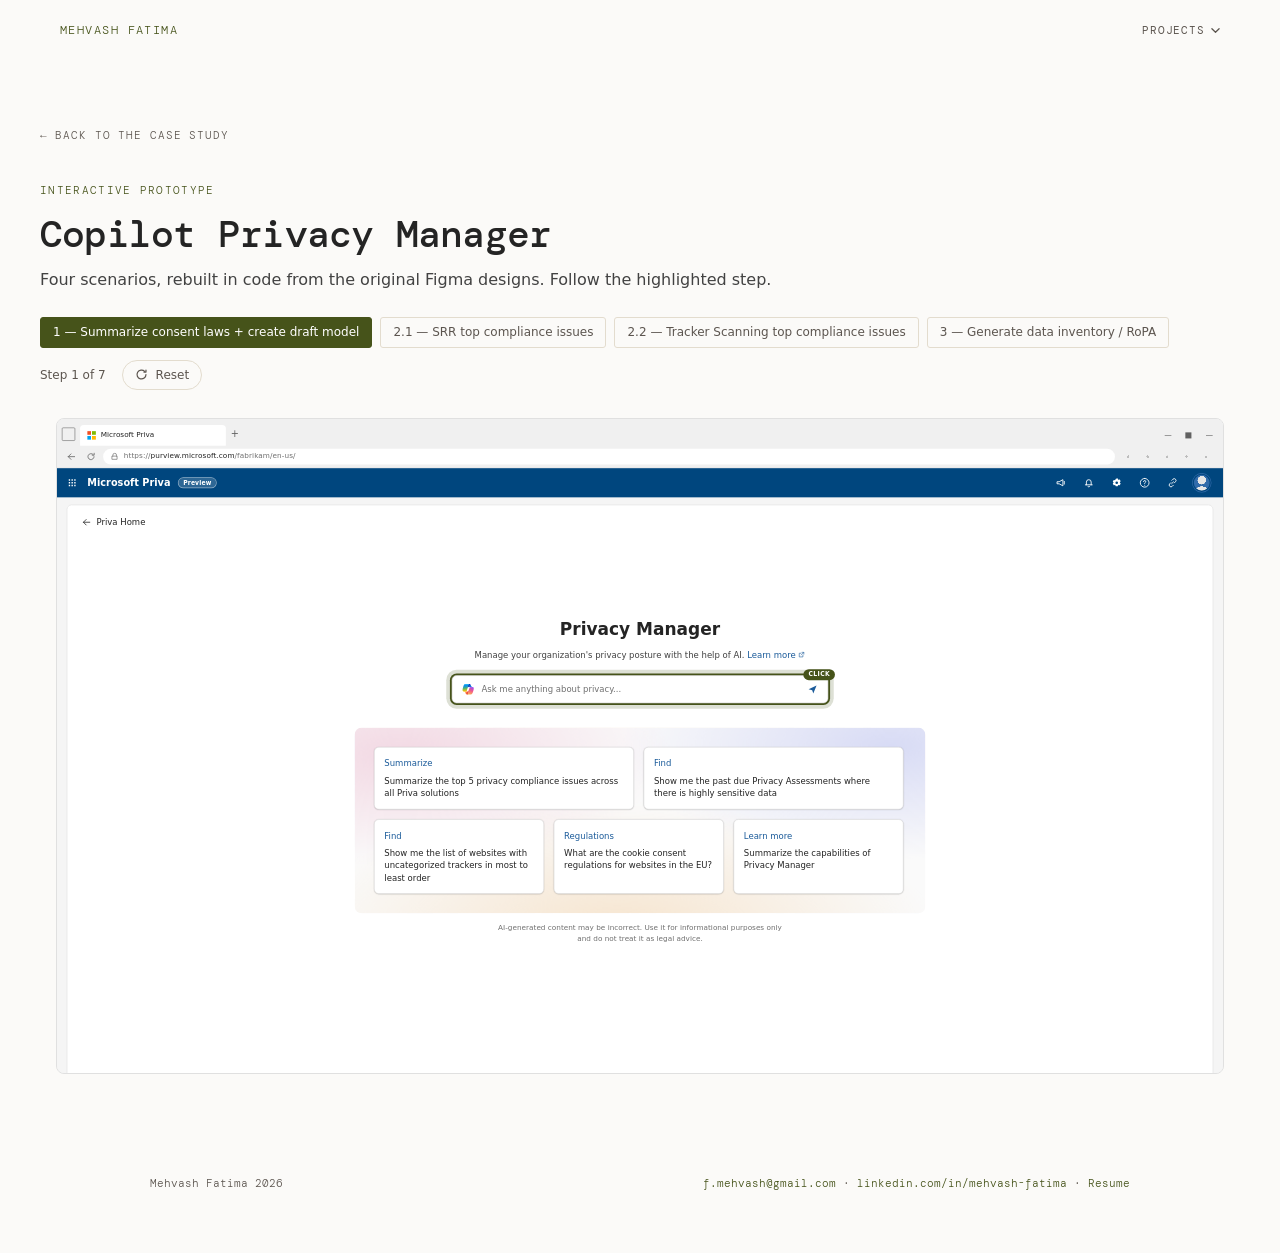
<file: prototype-copilot.html>
<!DOCTYPE html>
<html lang="en">
<head>
<meta charset="UTF-8">
<meta name="viewport" content="width=device-width, initial-scale=1.0">
<title>Copilot Privacy Manager — Interactive prototype · Mehvash Fatima</title>
<link rel="preconnect" href="https://fonts.googleapis.com">
<link href="https://fonts.googleapis.com/css2?family=DM+Mono:wght@400;500&family=DM+Sans:wght@300;400;500&display=swap" rel="stylesheet">
<style>
  /* Typography here differs from the rest of the site in two deliberate ways.
     The page title sets in DM Mono rather than the hand face the case studies
     use, so Reenie Beanie is not loaded at all. And everything inside #pp-root
     stays on the product's own type (--pp-font, Segoe UI): the prototype
     reproduces Microsoft Priva's UI and has to match the Figma frames. The
     line between page and prototype is the viewport element, not the
     stylesheet.

     Site chrome only. Everything inside #pp-root is styled by
     assets/prototype/prototype.css; the rules below are the nav, footer,
     skip link and page frame copied from case-study-02-copilot.html so this
     page sits inside the same site. */
  *, *::before, *::after { box-sizing: border-box; margin: 0; padding: 0; }

  :root {
    --bg:        #FBFAF8;
    --surface:   #F5F1EA;
    --border:    #E3DCCE;
    --card:      #FFFFFF;
    --ink:       #3A3A3A;
    --muted:     #5C554F;
    --accent:    #46531A;
    --highlight: #294905;
    --tag-bg:    #F3F9E3;
    --tag-border: #B6C684;
    --sans:      'DM Sans', sans-serif;
    --mono:      'DM Mono', monospace;
  }

  body {
    background: var(--bg);
    color: var(--ink);
    font-family: var(--sans);
    font-weight: 300;
    line-height: 1.7;
    -webkit-font-smoothing: antialiased;
  }

  /* ── NAV ──
     Scoped to `body > nav`, not bare `nav`: the prototype shell renders its
     own <nav class="pp-toc"> inside the canvas, and a bare element selector
     here would make it position:fixed. Same reason for `body > footer`. */
  body > nav {
    position: fixed;
    top: 0; left: 0; right: 0;
    z-index: 100;
    background: rgba(251,250,248,0.92);
    backdrop-filter: blur(12px);
    padding: 0 60px;
    height: 60px;
    display: flex;
    align-items: center;
    justify-content: space-between;
  }

  .nav-name {
    font-family: var(--mono);
    font-size: 12px;
    letter-spacing: 0.12em;
    color: var(--accent);
    text-transform: uppercase;
    text-decoration: none;
  }

  .nav-links {
    display: flex;
    align-items: center;
    gap: 32px;
    list-style: none;
  }

  .nav-links > a {
    font-family: var(--mono);
    font-size: 11px;
    color: var(--muted);
    text-decoration: none;
    letter-spacing: 0.08em;
    text-transform: uppercase;
    transition: color 0.2s;
  }

  .nav-links > a:hover { color: var(--ink); }

  /* ── NAV DROPDOWN ── */
  .nav-dropdown { position: relative; }

  .nav-dropdown-trigger {
    display: flex;
    align-items: center;
    gap: 6px;
    background: none;
    border: none;
    cursor: pointer;
    font-family: var(--mono);
    font-size: 11px;
    color: var(--muted);
    letter-spacing: 0.08em;
    text-transform: uppercase;
    transition: color 0.2s;
    padding: 0;
  }

  .nav-dropdown-trigger:hover,
  .nav-dropdown.open .nav-dropdown-trigger { color: var(--ink); }

  .nav-dropdown-trigger svg {
    width: 9px;
    height: 9px;
    transition: transform 0.2s ease;
  }

  .nav-dropdown.open .nav-dropdown-trigger svg { transform: rotate(180deg); }

  .nav-dropdown-menu {
    position: absolute;
    top: calc(100% + 18px);
    right: 0;
    background: var(--surface);
    border: 1px solid var(--border);
    border-radius: 4px;
    min-width: 280px;
    padding: 8px;
    opacity: 0;
    visibility: hidden;
    transform: translateY(-6px);
    transition: opacity 0.18s ease, transform 0.18s ease, visibility 0.18s;
    box-shadow: 0 16px 40px rgba(60,50,35,0.14);
  }

  .nav-dropdown.open .nav-dropdown-menu {
    opacity: 1;
    visibility: visible;
    transform: translateY(0);
  }

  @media (max-width: 860px) {
    .nav-dropdown-menu {
      position: fixed;
      top: 76px;
      left: 20px;
      right: 20px;
      min-width: 0;
      width: auto;
    }
  }

  .nav-dropdown-menu a {
    display: flex;
    align-items: flex-start;
    gap: 10px;
    padding: 10px 12px;
    border-radius: 3px;
    text-decoration: none;
    transition: background 0.15s;
  }

  .nav-dropdown-menu a:hover { background: var(--tag-bg); }

  .nav-dropdown-menu .proj-num {
    font-family: var(--mono);
    font-size: 10px;
    color: var(--accent);
    letter-spacing: 0.1em;
    flex-shrink: 0;
    padding-top: 2px;
  }

  .nav-dropdown-menu .proj-content {
    display: block;
    flex: 1;
    min-width: 0;
  }

  .nav-dropdown-menu .proj-title {
    display: block;
    font-family: var(--sans);
    font-size: 13px;
    color: var(--ink);
    line-height: 1.4;
  }

  .nav-dropdown-menu .proj-meta {
    display: block;
    font-family: var(--mono);
    font-size: 10px;
    color: var(--muted);
    margin-top: 3px;
  }

  /* Marks the one project that has a clickable prototype behind it. A dot
     rather than a ring: the prototype's gold spotlight is the loud version of
     this and belongs on the case study's own call-to-action, not repeated in
     every nav menu. Not a nested link — the row is already an <a>, and an <a>
     inside an <a> is invalid; the case study carries the actual link. */
  .nav-dropdown-menu .proj-flag {
    /* `flex` keeps it on its own line; `fit-content` stops the highlight
       stretching the full width of the row and reading as a banner. Radius
       2px is the site's chip radius, from .tag. */
    display: flex;
    width: fit-content;
    align-items: center;
    gap: 6px;
    margin-top: 6px;
    padding: 3px 7px;
    background: var(--tag-bg);
    border: 1px solid var(--tag-border);
    border-radius: 2px;
    font-family: var(--mono);
    font-size: 10px;
    letter-spacing: 0.06em;
    color: var(--highlight);
  }

  .nav-dropdown-menu .proj-flag::before {
    content: '';
    flex: none;
    width: 5px;
    height: 5px;
    border-radius: 50%;
    background: var(--highlight);
  }

  /* ── PAGE FRAME ── */
  .pp-shell {
    max-width: 1400px;
    margin: 0 auto;
    padding: 120px 40px 40px;
  }

  /* Below the prototype's own breakpoint the canvas reflows at its natural
     size instead of being scaled, so every pixel of page padding comes
     straight off the width it has to lay out in. 40px a side was taking an
     eighth of a 390px phone. */
  @media (max-width: 767px) {
    .pp-shell { padding: 88px 12px 32px; }
    body > nav { padding: 0 16px; }
    /* 14px tall as drawn. The same trigger is on all four case-study pages
       and is undersized there too — fixed here because this is the page
       under test; the others want the same change. */
    .nav-dropdown-trigger { min-height: 44px; }
    body > footer { padding: 40px 16px; flex-direction: column; gap: 12px; align-items: flex-start; }
  }

  /* The intro block. These override prototype.css, which styles .pp-intro as
     page furniture — everything inside #pp-root is untouched.

     The back link and the eyebrow were running together 8px apart; the link is
     a separate navigational thing from the page's own label, so it gets real
     space. */
  .pp-intro {
    margin-top: 34px;
  }

  /* Matched to .cs-eyebrow on the case studies, so both pages label
     themselves the same way. */
  .pp-intro .pp-eyebrow {
    font-family: var(--mono);
    font-size: 11px;
    letter-spacing: 0.12em;
    color: var(--accent);
    text-transform: uppercase;
    margin-bottom: 12px;
  }

  .pp-intro h1 {
    font-family: var(--mono);
    font-size: clamp(28px, 3vw, 40px);
    font-weight: 500;
    line-height: 1.15;
    letter-spacing: -0.02em;
    margin-bottom: 10px;
  }

  .pp-backlink {
    font-family: var(--mono);
    font-size: 11px;
    letter-spacing: 0.08em;
    text-transform: uppercase;
    color: var(--muted);
    text-decoration: none;
  }

  .pp-backlink:hover { color: var(--ink); }

  /* ── FOOTER ── */
  body > footer {
    max-width: 1100px;
    margin: 0 auto;
    padding: 60px;
    display: flex;
    justify-content: space-between;
    align-items: center;
  }

  body > footer p {
    font-family: var(--mono);
    font-size: 11px;
    color: var(--muted);
  }

  body > footer a {
    color: var(--accent);
    text-decoration: none;
  }

  .sr-only {
    position: absolute;
    width: 1px;
    height: 1px;
    margin: -1px;
    padding: 0;
    overflow: hidden;
    clip-path: inset(50%);
    white-space: nowrap;
    border: 0;
  }

  /* ── SKIP LINK ── */
  .skip-link {
    position: absolute;
    left: 12px;
    top: -64px;
    z-index: 200;
    background: var(--accent);
    color: var(--bg);
    font-family: var(--mono);
    font-size: 12px;
    letter-spacing: 0.08em;
    text-transform: uppercase;
    text-decoration: none;
    padding: 10px 16px;
    border-radius: 3px;
    transition: top 0.15s ease;
  }

  .skip-link:focus { top: 12px; }

  a:focus-visible,
  button:focus-visible,
  [tabindex]:focus-visible {
    outline: 2px solid var(--highlight);
    outline-offset: 3px;
  }

  #main:focus { outline: none; }
</style>
<link rel="stylesheet" href="assets/prototype/prototype.css">
</head>
<body>

<a class="skip-link" href="#main">Skip to content</a>

<nav aria-label="Main">
  <a href="index.html" class="nav-name">Mehvash Fatima</a>
  <div class="nav-links">
    <div class="nav-dropdown">
      <button class="nav-dropdown-trigger" type="button">
        Projects
        <svg viewBox="0 0 10 6" fill="none" xmlns="http://www.w3.org/2000/svg"><path d="M1 1L5 5L9 1" stroke="currentColor" stroke-width="1.4" stroke-linecap="round" stroke-linejoin="round"/></svg>
      </button>
      <div class="nav-dropdown-menu">
        <a href="case-study-01-dspm.html">
          <span class="proj-num">01</span>
          <span class="proj-content">
            <span class="proj-title">Purview DSPM &amp; AI Observability</span>
            <span class="proj-meta">2024 – Present · Data Security Posture Management</span>
          </span>
        </a>
        <a href="case-study-02-copilot.html">
          <span class="proj-num">02</span>
          <span class="proj-content">
            <span class="proj-title">AI-Powered Privacy Manager</span>
            <span class="proj-meta">2023 – 2024 · Copilot Integration · IAPP Demo</span>
            <span class="proj-flag">Interactive prototype</span>
          </span>
        </a>
        <a href="case-study-03-priva.html">
          <span class="proj-num">03</span>
          <span class="proj-content">
            <span class="proj-title">Microsoft Priva – Privacy Management</span>
            <span class="proj-meta">2020 – 2024 · 5 Products · Microsoft Priva</span>
          </span>
        </a>
        <a href="case-study-04-babylon.html">
          <span class="proj-num">04</span>
          <span class="proj-content">
            <span class="proj-title">Project Babylon — Azure Purview</span>
            <span class="proj-meta">2019 – 2021 · Platform Foundation · Purview Launch</span>
          </span>
        </a>
      </div>
    </div>
  </div>
</nav>

<main id="main" tabindex="-1">
  <div class="pp-shell">
    <a class="pp-backlink" href="case-study-02-copilot.html">&larr; Back to the case study</a>

    <header class="pp-intro">
      <p class="pp-eyebrow">Interactive prototype</p>
      <h1>Copilot Privacy Manager</h1>
      <p class="pp-lede">Four scenarios, rebuilt in code from the original Figma designs. Follow the highlighted step.</p>
    </header>

    <div class="pp-controls">
      <div class="pp-tabs" role="tablist" aria-label="Scenarios"></div>
      <p class="pp-step" id="pp-step" aria-live="polite" aria-atomic="true"></p>
      <button type="button" id="pp-reset" class="pp-reset">
        <svg viewBox="0 0 16 16" fill="none" aria-hidden="true" focusable="false">
          <path d="M13.5 8a5.5 5.5 0 1 1-1.61-3.89" stroke="currentColor" stroke-width="1.5" stroke-linecap="round"/>
          <path d="M13.5 2.5V5H11" stroke="currentColor" stroke-width="1.5" stroke-linecap="round" stroke-linejoin="round"/>
        </svg>
        Reset
      </button>
    </div>

    <!-- mount.js owns #pp-root and replaces its children on every draw, so
         the completion card has to be its SIBLING, not its child. .pp-stage
         exists only to give the two a shared positioning box. -->
    <div class="pp-stage">
      <div id="pp-root" class="pp-viewport"></div>

      <!-- The completion card, laid over the finished frame. mount.js fills
           the copy, picks which onward control to show, and toggles
           `hidden`. `role="status"` rather than `role="dialog"`: nothing
           behind it is still interactive at this point, so trapping focus
           would cost more than it buys. -->
      <div id="pp-complete" class="pp-complete" role="status" hidden>
        <div class="pp-complete-card">
          <p class="pp-complete-eyebrow">
            <svg viewBox="0 0 16 16" fill="none" aria-hidden="true" focusable="false">
              <circle cx="8" cy="8" r="7" stroke="currentColor" stroke-width="1.4"/>
              <path d="M5 8.2 7.1 10.3 11 5.9" stroke="currentColor" stroke-width="1.6" stroke-linecap="round" stroke-linejoin="round"/>
            </svg>
            Task complete
          </p>
          <h2 class="pp-complete-title" id="pp-complete-title"></h2>
          <p class="pp-complete-summary" id="pp-complete-summary"></p>
          <div class="pp-complete-actions">
            <button type="button" id="pp-complete-next" class="pp-complete-primary"></button>
            <a id="pp-complete-exit" class="pp-complete-primary" href="case-study-02-copilot.html" hidden>Back to the case study</a>
            <button type="button" id="pp-complete-close" class="pp-complete-secondary">Close</button>
          </div>
        </div>
      </div>
    </div>

    <!-- The scroll cue. Fixed to the window, so it sits outside the viewport
         and outside the page frame. -->
    <div id="pp-scroll-cue" class="pp-scroll-cue" data-direction="down" aria-hidden="true" hidden>
      <span class="pp-scroll-cue-chip">
        <svg viewBox="0 0 12 14" fill="none" aria-hidden="true" focusable="false">
          <path d="M6 1v11M1.6 7.8 6 12.2l4.4-4.4" stroke="currentColor" stroke-width="1.5" stroke-linecap="round" stroke-linejoin="round"/>
        </svg>
        <span id="pp-scroll-cue-label">Scroll down to the next step</span>
      </span>
    </div>
  </div>
</main>

<footer>
  <p>Mehvash Fatima 2026</p>
  <p><a href="mailto:f.mehvash@gmail.com">f.mehvash@gmail.com</a> · <a href="https://www.linkedin.com/in/mehvash-fatima/">linkedin.com/in/mehvash-fatima</a> · <a href="mehvashfatima-resume.pdf" target="_blank" rel="noopener">Resume<span class="sr-only"> (PDF, opens in a new tab)</span></a></p>
</footer>

<script src="assets/site.js"></script>
<script type="module">
  import { mount } from './assets/prototype/mount.js';
  mount(document.getElementById('pp-root'));
</script>

</body>
</html>
</file>
<file: assets/prototype/prototype.css>
/* =====================================================================
   Copilot Privacy Manager prototype — desktop stylesheet.

   Every colour, radius and type size below is taken from the Figma
   source (file TlIT2Cy6DqGvN9kiODC9dz) via the design-context dumps
   behind docs/superpowers/notes/figma-scenario-1.md. The Fluent token
   name each value carries in that file is noted beside it so a later
   session can trace it back.

   Nothing below this token block uses a colour literal.
   Desktop only — the mobile reflow is a later task.
   ===================================================================== */

:root {
  /* --- Surfaces -------------------------------------------------- */
  --pp-bg:            #f5f5f5;   /* NeutralBackground3 — behind the page card */
  --pp-surface:       #ffffff;   /* NeutralBackground1 — page + card fill     */
  --pp-surface-alt:   #fafafa;   /* NeutralBackground2 — chat pane, toc rail  */
  --pp-surface-sunk:  #f0f0f0;   /* NeutralBackground4 — browser chrome       */
  --pp-surface-sel:   #e6e6e6;   /* NeutralBackground2.Selected               */

  /* --- Ink ------------------------------------------------------- */
  --pp-ink:           #242424;   /* NeutralForeground1 */
  --pp-ink-2:         #424242;   /* NeutralForeground2 */
  --pp-ink-3:         #616161;   /* NeutralForeground3 */
  --pp-ink-4:         #707070;   /* NeutralForeground4 */

  /* --- Strokes --------------------------------------------------- */
  --pp-border:        #d1d1d1;   /* NeutralStroke1 */
  --pp-border-subtle: #e0e0e0;   /* NeutralStroke2 */
  --pp-border-strong: #bdbdbd;

  /* --- Brand ----------------------------------------------------- */
  --pp-accent:        #004e8c;   /* primary button fill in the Figma buttons  */
  --pp-accent-hover:  #316baa;   /* BrandBackground.Rest / NeutralFg2.BrandHover */
  --pp-link:          #1b5b9a;   /* BrandForegroundLink / BrandForeground2    */
  --pp-brand-bg:      #ebf3fc;   /* BrandBackground2 */
  --pp-brand-bg-2:    #e3effd;   /* BrandBackground2.Rest — email preview */
  --pp-brand-stroke:  #b4d6fa;   /* BrandStroke2     */
  --pp-header:        #00467e;   /* Global.Color.RoyalBlue.Shade10 — suite bar */

  /* --- Microsoft brand mark (the four favicon squares) ----------- */
  --pp-ms-red:        #f25022;
  --pp-ms-green:      #80ba01;
  --pp-ms-blue:       #02a4ef;
  --pp-ms-yellow:     #ffb902;

  /* --- Status ---------------------------------------------------- */
  --pp-success:       #0e700e;   /* SuccessForeground1 — Approved         */
  --pp-success-bg:    #edf6ed;
  --pp-danger:        #bc2f32;   /* required-field asterisk; Failed / N/A */
  /* In progress / Active / Reopened / Completed reuse --pp-accent-hover
     and Not started reuses --pp-ink-4: read off the Fluent status SVGs in
     scenario 2.1's frames, where both already matched existing tokens. */

  /* --- Chart wedges (scenario 2.1 Frame 1:67165's uncategorized-tracker
         pie). Four flat fills, straight off the four slice SVGs. -------- */
  --pp-chart-1:       #637cef;
  --pp-chart-2:       #e3008c;
  --pp-chart-3:       #2aa0a4;
  --pp-chart-4:       #9373c0;

  /* --- Scenario 2.2's Teams output card (Frame 1:67457). Fluent
         status/generic/cornflower/background/2/rest, straight off the
         card's fill. ------------------------------------------------- */
  --pp-cornflower-bg: #c8d1fa;

  /* --- The AI affordance ----------------------------------------
     The Copilot-suggested field fill, verbatim from the Figma:
     a cyan→indigo wash at 10% over white.                          */
  --pp-ai:            linear-gradient(145deg, rgba(58, 192, 223, 0.1) 0%, rgba(114, 121, 248, 0.1) 100%);
  --pp-ai-solid:      #7279f8;
  --pp-ai-stroke:     var(--pp-brand-stroke);

  /* --- The portfolio's own palette -------------------------------
     Straight from the :root block in the case-study pages. Every piece
     of furniture OUTSIDE the canvas — tabs, step counter, reset, the
     scroll cue, the completion card — is drawn from these and never
     from the --pp-* product tokens above. That line is the whole point:
     Microsoft's blue means "this is the product", so anything the
     portfolio says for itself has to be unmistakably not blue.

     The two type faces are loaded by prototype-copilot.html, which is
     the only page that links this stylesheet. */
  --pp-site-accent:   #46531a;   /* --accent    */
  --pp-site-deep:     #294905;   /* --highlight */
  --pp-site-bg:       #fbfaf8;   /* --bg        */
  --pp-site-surface:  #f5f1ea;   /* --surface   */
  --pp-site-card:     #ffffff;   /* --card      */
  --pp-site-border:   #e3dcce;   /* --border    */
  --pp-site-ink:      #3a3a3a;   /* --ink       */
  --pp-site-muted:    #5c554f;   /* --muted     */
  --pp-site-tint:     rgba(70, 83, 26, 0.09);  /* .proj-flag's wash */
  --pp-site-scrim:    rgba(251, 250, 248, 0.6);
  --pp-site-shadow:   0 18px 40px rgba(58, 48, 26, 0.16), 0 2px 6px rgba(58, 48, 26, 0.08);
  --pp-site-radius:   3px;       /* the site's card/skip-link radius */
  --pp-site-sans:     'DM Sans', sans-serif;
  --pp-site-mono:     'DM Mono', monospace;

  /* --- Guidance layer (this prototype's own, not Microsoft's) ----
     The "click here" ring is the portfolio's accent, so it reads as the
     case study speaking, never as product chrome.                  */
  --pp-spot:          var(--pp-site-accent);
  --pp-spot-glow:     rgba(70, 83, 26, 0.18);
  --pp-spot-ink:      #ffffff;

  /* --- Washes and overlays --------------------------------------
     The two ends of the Copilot gradient as opaque stops (the progress
     bar), the decorative "Bento" wash behind the home suggestion cards,
     and the two neutral overlays.                                    */
  --pp-ai-from:       rgb(58, 192, 223);
  --pp-ai-to:         rgb(114, 121, 248);
  --pp-bento-rose:    rgba(233, 176, 200, 0.45);
  --pp-bento-indigo:  rgba(168, 176, 238, 0.42);
  --pp-bento-amber:   rgba(240, 196, 140, 0.4);
  --pp-bento-fade:    rgba(233, 176, 200, 0);
  --pp-on-header-bg:  rgba(255, 255, 255, 0.18);
  --pp-on-header-stroke: rgba(255, 255, 255, 0.5);
  --pp-scrim:         rgba(0, 0, 0, 0.32);

  /* --- Radii ----------------------------------------------------- */
  --pp-radius-xs:     2px;
  --pp-radius-sm:     4px;   /* buttons, inputs — the Figma's button radius */
  --pp-radius-md:     6px;
  --pp-radius-lg:     8px;   /* cards, page surface */
  --pp-radius-xl:     12px;  /* dialog, bento */
  --pp-radius-pill:   999px;

  /* --- Spacing --------------------------------------------------- */
  --pp-space-1:       4px;
  --pp-space-2:       8px;
  --pp-space-3:       12px;
  --pp-space-4:       16px;
  --pp-space-5:       20px;
  --pp-space-6:       24px;
  --pp-space-7:       32px;
  --pp-space-8:       40px;
  --pp-space-9:       56px;

  /* --- Type ------------------------------------------------------ */
  --pp-font:          'Segoe UI', system-ui, -apple-system, 'Helvetica Neue', Arial, sans-serif;
  --pp-text-xs:       10px;
  --pp-text-sm:       12px;
  --pp-text-base:     14px;
  --pp-text-md:       16px;
  --pp-text-lg:       20px;
  --pp-text-xl:       28px;
  --pp-leading-tight: 1.35;
  --pp-leading:       1.45;
  --pp-leading-loose: 1.6;
  --pp-weight-regular: 400;
  --pp-weight-semibold: 600;
  --pp-weight-bold:   700;

  /* --- Elevation ------------------------------------------------- */
  --pp-shadow-card:   0 1px 2px rgba(0, 0, 0, 0.14), 0 0 2px rgba(0, 0, 0, 0.12);
  --pp-shadow-raised: 0 4px 8px rgba(0, 0, 0, 0.14), 0 0 2px rgba(0, 0, 0, 0.12);
  --pp-shadow-dialog: 0 32px 64px rgba(0, 0, 0, 0.22), 0 0 8px rgba(0, 0, 0, 0.18);

  /* --- Canvas geometry ------------------------------------------- */
  --pp-hero-top:      145px;  /* hero-to-page-card gap = 18.7% of canvas height */
  --pp-chrome-tabs:   44px;
  --pp-chrome-bar:    36px;
  --pp-suite-h:       48px;
}

/* =====================================================================
   Host page furniture (the markup the mount task puts around the canvas)
   ===================================================================== */

.pp-intro,
.pp-controls {
  font-family: var(--pp-font);
  color: var(--pp-ink);
}

.pp-eyebrow {
  font-size: var(--pp-text-sm);
  letter-spacing: 0.1em;
  text-transform: uppercase;
  color: var(--pp-ink-3);
  margin-bottom: var(--pp-space-2);
}

.pp-lede {
  color: var(--pp-ink-2);
  /* Deliberately uncapped. At 60ch this one-sentence line broke mid-sentence
     on a 1400px page for no reason — a measure limit earns its place on
     paragraphs of body copy, not on a single lede that fits. It wraps on its
     own when the viewport actually makes it necessary. */
}

.pp-controls {
  display: flex;
  align-items: center;
  gap: var(--pp-space-3);
  flex-wrap: wrap;
  margin: var(--pp-space-6) 0 var(--pp-space-4);
}

.pp-tabs {
  display: flex;
  gap: var(--pp-space-2);
  margin-right: auto;
}

/* Scenario tabs. Sized down from the body scale: there are four of them
   carrying long labels, and they are a picker rather than the thing you came
   to press.

   The selected tab used to be filled with --pp-accent, the product's royal
   blue. That put the page's own "you are here" marker in exactly the colour
   the canvas underneath uses for its primary buttons, so the picker read as
   part of the product rather than as the portfolio's chrome. It is drawn in
   the site's gold now — the same accent as the spotlight ring and the case
   study's own headings — and no blue survives above the canvas. */
.pp-tabs button {
  font: inherit;
  font-size: var(--pp-text-sm);
  padding: var(--pp-space-1) var(--pp-space-3);
  border: 1px solid var(--pp-site-border);
  border-radius: var(--pp-site-radius);
  background: var(--pp-site-bg);
  color: var(--pp-site-muted);
  cursor: pointer;
  transition: background 0.15s ease, border-color 0.15s ease, color 0.15s ease;
}

.pp-tabs button:hover {
  background: var(--pp-site-tint);
  border-color: var(--pp-site-accent);
  color: var(--pp-site-deep);
}

.pp-tabs button[aria-selected='true'] {
  background: var(--pp-site-accent);
  border-color: var(--pp-site-accent);
  color: var(--pp-site-card);
}

/* Step counter and Reset travel together on the right, reading as one
   status-and-action pair rather than as two more buttons in the row. */
.pp-controls .pp-step {
  font-size: var(--pp-text-sm);
  color: var(--pp-site-muted);
  margin: 0 var(--pp-space-1) 0 0;
}

/* Reset is shaped unlike the tabs on purpose: a pill rather than a rectangle.
   It used to be the row's one gold thing, back when the selected tab was
   blue. Now that the tab owns the gold — it is the state you are always
   looking at, where Reset is a control you reach for occasionally — Reset
   sits quiet in the site's warm neutrals and only comes up gold on hover.
   Two solid gold blocks in one short row competed. */
.pp-reset {
  display: inline-flex;
  align-items: center;
  gap: var(--pp-space-2);
  font: inherit;
  font-size: var(--pp-text-sm);
  padding: var(--pp-space-1) var(--pp-space-3);
  border: 1px solid var(--pp-site-border);
  border-radius: var(--pp-radius-pill);
  background: transparent;
  color: var(--pp-site-muted);
  cursor: pointer;
  transition: background 0.15s ease, border-color 0.15s ease, color 0.15s ease;
}

.pp-reset svg {
  width: 13px;
  height: 13px;
  flex: none;
}

.pp-reset:hover {
  background: var(--pp-site-tint);
  border-color: var(--pp-site-accent);
  color: var(--pp-site-deep);
}

/* The stage is the viewport and the completion card that overlays it. It
   exists purely as their shared positioning box — mount.js replaces every
   child of .pp-viewport on each draw, so the card cannot live inside it. */
.pp-stage { position: relative; }

.pp-viewport {
  overflow: hidden;
  background: var(--pp-bg);
  border: 1px solid var(--pp-border-subtle);
  border-radius: var(--pp-radius-lg);
  /* The canvas is a fixed 1920px box scaled by a transform. Centring it as a
     flex item puts its transform-origin (top center) on the viewport's own
     centre line, so the scaled result lands flush inside — no horizontal
     scrollbar at any window width. */
  display: flex;
  justify-content: center;
  align-items: flex-start;
}

/* =====================================================================
   The completion state.

   The scenario's last frame is terminal by design. This used to be a thin
   bar above the canvas reading "Scenario complete." — easy to miss, and it
   never said what the scenario had actually achieved, which is the whole
   point of walking it. It is a card laid over the finished frame now: it
   names the task, says in a line or two what Copilot did, and offers the
   two onward moves (dismiss and look at the frame, or go on).

   Everything here is drawn in the portfolio's palette and type — DM Mono
   over DM Sans, warm paper, gold — with not one --pp-* product token in
   sight. A visitor must never mistake this for another Microsoft dialog
   appearing on top of the last one.
   ===================================================================== */

.pp-complete {
  position: absolute;
  inset: 0;
  z-index: 20;
  display: flex;
  align-items: center;
  justify-content: center;
  padding: var(--pp-space-6);
  /* Warm paper rather than a neutral black scrim: the canvas has to recede
     behind the portfolio's own colour, not behind a product overlay. */
  background: var(--pp-site-scrim);
  /* Enough to push the frame back without erasing it — the finished screen
     is the evidence for what the card claims, so it has to stay readable. */
  backdrop-filter: blur(1.5px);
}

.pp-complete[hidden] { display: none; }

.pp-complete-card {
  width: 100%;
  max-width: 460px;
  padding: var(--pp-space-7) var(--pp-space-7) var(--pp-space-6);
  background: var(--pp-site-card);
  border: 1px solid var(--pp-site-border);
  border-radius: var(--pp-site-radius);
  box-shadow: var(--pp-site-shadow);
  color: var(--pp-site-ink);
  text-align: left;
}

@media (prefers-reduced-motion: no-preference) {
  .pp-complete-card { animation: pp-complete-in 0.32s cubic-bezier(0.22, 1, 0.36, 1) both; }
}

@keyframes pp-complete-in {
  from { opacity: 0; transform: translateY(10px); }
  to   { opacity: 1; transform: none; }
}

/* Matched to .pp-eyebrow on the page above and .cs-eyebrow on the case
   studies, so the card labels itself the way every other section does. */
.pp-complete-eyebrow {
  display: flex;
  align-items: center;
  gap: var(--pp-space-2);
  margin: 0 0 var(--pp-space-3);
  font-family: var(--pp-site-mono);
  font-size: 11px;
  letter-spacing: 0.12em;
  text-transform: uppercase;
  color: var(--pp-site-accent);
}

/* A drawn tick rather than an emoji or an icon font: one more file to load
   for six pixels of line is not worth it, and an emoji renders differently
   on every platform. */
.pp-complete-eyebrow svg {
  width: 13px;
  height: 13px;
  flex: none;
}

.pp-complete-title {
  margin: 0 0 var(--pp-space-3);
  font-family: var(--pp-site-mono);
  font-size: 21px;
  font-weight: 500;
  line-height: 1.2;
  letter-spacing: -0.01em;
  color: var(--pp-site-ink);
}

.pp-complete-summary {
  margin: 0 0 var(--pp-space-6);
  max-width: 44ch;
  font-family: var(--pp-site-sans);
  font-weight: 300;
  font-size: 14px;
  line-height: 1.7;
  color: var(--pp-site-muted);
}

.pp-complete-actions {
  display: flex;
  flex-wrap: wrap;
  align-items: center;
  gap: var(--pp-space-2);
}

.pp-complete-actions button,
.pp-complete-actions a {
  display: inline-flex;
  align-items: center;
  justify-content: center;
  padding: 9px var(--pp-space-4);
  border-radius: var(--pp-site-radius);
  font-family: var(--pp-site-mono);
  font-size: 11px;
  font-weight: 400;
  letter-spacing: 0.08em;
  text-transform: uppercase;
  text-decoration: none;
  cursor: pointer;
  transition: background 0.15s ease, border-color 0.15s ease, color 0.15s ease;
}

.pp-complete-primary {
  border: 1px solid var(--pp-site-accent);
  background: var(--pp-site-accent);
  color: var(--pp-site-card);
}

.pp-complete-primary:hover {
  background: var(--pp-site-deep);
  border-color: var(--pp-site-deep);
}

.pp-complete-secondary {
  border: 1px solid var(--pp-site-border);
  background: transparent;
  color: var(--pp-site-muted);
}

.pp-complete-secondary:hover {
  background: var(--pp-site-tint);
  border-color: var(--pp-site-accent);
  color: var(--pp-site-deep);
}

.pp-complete [hidden] { display: none; }

.pp-controls button[disabled] {
  opacity: 0.45;
  cursor: default;
}

/* =====================================================================
   Scroll cue.

   The canvas is taller than most windows, so the armed hotspot is often
   off screen and the visitor is left looking at a frame with no visible
   "Click" tag anywhere on it. When that happens a band shimmers at the
   edge of the window the step lies past, with a chip naming the way to
   scroll. mount.js decides whether it shows and which way it points; the
   whole thing is inert to the pointer so it can never eat a click meant
   for the canvas underneath.
   ===================================================================== */

.pp-scroll-cue {
  position: fixed;
  left: 0;
  right: 0;
  height: 108px;
  /* Under the site nav, which is z-index 100. */
  z-index: 90;
  display: flex;
  justify-content: center;
  pointer-events: none;
  overflow: hidden;
}

.pp-scroll-cue[hidden] { display: none; }

.pp-scroll-cue[data-direction='down'] {
  bottom: 0;
  align-items: flex-end;
  padding-bottom: 16px;
  background: linear-gradient(to top, var(--pp-site-tint), transparent 88%);
}

/* Starts below the fixed nav so the band never sits half behind it. */
.pp-scroll-cue[data-direction='up'] {
  top: 60px;
  align-items: flex-start;
  padding-top: 16px;
  background: linear-gradient(to bottom, var(--pp-site-tint), transparent 88%);
}

/* The shimmer: a soft gold light travelling across the band. Separate from
   the band's own gradient so the wash stays put when motion is reduced and
   only the movement is dropped. */
.pp-scroll-cue::before {
  content: '';
  position: absolute;
  inset: 0;
  background: linear-gradient(
    100deg,
    transparent 30%,
    rgba(70, 83, 26, 0.14) 50%,
    transparent 70%);
  background-size: 260% 100%;
  background-position: 130% 0;
}

@media (prefers-reduced-motion: no-preference) {
  .pp-scroll-cue::before { animation: pp-shimmer 2.8s linear infinite; }
}

@keyframes pp-shimmer {
  from { background-position: 130% 0; }
  to   { background-position: -130% 0; }
}

.pp-scroll-cue-chip {
  position: relative;
  display: inline-flex;
  align-items: center;
  gap: var(--pp-space-2);
  max-width: calc(100vw - 32px);
  padding: 7px 14px;
  border: 1px solid var(--pp-site-border);
  border-radius: var(--pp-radius-pill);
  background: var(--pp-site-bg);
  box-shadow: 0 4px 14px rgba(58, 48, 26, 0.1);
  font-family: var(--pp-site-mono);
  font-size: 11px;
  letter-spacing: 0.08em;
  text-transform: uppercase;
  color: var(--pp-site-deep);
  white-space: nowrap;
}

.pp-scroll-cue-chip svg {
  width: 12px;
  height: 12px;
  flex: none;
  color: var(--pp-site-accent);
}

/* One arrow asset, flipped for the upward cue. */
.pp-scroll-cue[data-direction='up'] .pp-scroll-cue-chip svg { transform: rotate(180deg); }

@media (prefers-reduced-motion: no-preference) {
  .pp-scroll-cue-chip svg { animation: pp-cue-nudge 1.6s ease-in-out infinite; }
}

@keyframes pp-cue-nudge {
  0%, 100% { transform: translateY(-1px); }
  50%      { transform: translateY(2px); }
}

/* The nudge is written as a plain transform, so the flipped arrow needs its
   own keyframes rather than inheriting one that would undo the rotation. */
@media (prefers-reduced-motion: no-preference) {
  .pp-scroll-cue[data-direction='up'] .pp-scroll-cue-chip svg {
    animation: pp-cue-nudge-up 1.6s ease-in-out infinite;
  }
}

@keyframes pp-cue-nudge-up {
  0%, 100% { transform: rotate(180deg) translateY(-1px); }
  50%      { transform: rotate(180deg) translateY(2px); }
}

/* =====================================================================
   Canvas — the design's true size; a transform scales it to fit.
   ===================================================================== */

.pp-canvas {
  flex: 0 0 auto;
  width: 1920px;
  height: 1080px;
  transform: scale(var(--pp-scale, 1));
  transform-origin: top center;
  position: relative;
  overflow: hidden;
  display: flex;
  flex-direction: column;
  background: var(--pp-bg);
  font-family: var(--pp-font);
  font-size: var(--pp-text-base);
  line-height: var(--pp-leading);
  color: var(--pp-ink);
  -webkit-font-smoothing: antialiased;
}

.pp-canvas *,
.pp-canvas *::before,
.pp-canvas *::after { box-sizing: border-box; }

/* Zero-specificity reset. Written as `.pp-canvas h2` this was (0,1,1) and
   therefore outranked every single-class rule below it, so `.pp-toc-heading
   { margin-bottom: 16px }` and six others silently computed to 0 — the
   heading sat flush against its list with no way to tell from the source
   that the rule was being ignored. `:where()` contributes nothing to
   specificity, so this behaves as a reset should: any class rule beats it,
   whatever the order. */
:where(.pp-canvas) :where(p, h1, h2, h3, ul, ol, li) { margin: 0; padding: 0; }

.pp-canvas ul,
.pp-canvas ol { list-style: none; }

/* The UA's `[hidden] { display: none }` is a bare attribute selector, so any
   class rule setting `display` beats it. `.pp-bubble-assistant` does exactly
   that — which meant `thinkFor` setting `held.hidden = true` silently failed
   and the answer stayed on screen through its own latency card. Scoped to the
   canvas and specific enough to win without !important. */
.pp-canvas [hidden] { display: none; }

.pp-glyph { flex: none; display: block; }

.pp-sr-only {
  position: absolute;
  width: 1px;
  height: 1px;
  padding: 0;
  margin: -1px;
  overflow: hidden;
  clip-path: inset(50%);
  white-space: nowrap;
  border: 0;
}

/* =====================================================================
   Browser chrome
   ===================================================================== */

.pp-browser {
  flex: none;
  background: var(--pp-surface-sunk);
  border-bottom: 1px solid var(--pp-border-subtle);
}

.pp-browser-tabs {
  height: var(--pp-chrome-tabs);
  display: flex;
  align-items: flex-end;
  gap: var(--pp-space-2);
  padding: 0 var(--pp-space-3) 0 var(--pp-space-2);
}

.pp-browser-collections {
  width: 22px;
  height: 22px;
  margin-bottom: var(--pp-space-2);
  border: 1.5px solid var(--pp-ink-4);
  border-radius: var(--pp-radius-xs);
}

.pp-browser-tab {
  display: flex;
  align-items: center;
  gap: var(--pp-space-2);
  height: 34px;
  min-width: 240px;
  padding: 0 var(--pp-space-3);
  background: var(--pp-surface);
  border-radius: var(--pp-radius-md) var(--pp-radius-md) 0 0;
}

.pp-browser-tab-title {
  font-size: var(--pp-text-sm);
  color: var(--pp-ink);
  white-space: nowrap;
}

/* Microsoft favicon — four flat squares, drawn not exported. */
.pp-favicon {
  width: 14px;
  height: 14px;
  flex: none;
  background:
    linear-gradient(to right, var(--pp-ms-red) 0 46%, transparent 46% 54%, var(--pp-ms-green) 54% 100%) top / 100% 46% no-repeat,
    linear-gradient(to right, var(--pp-ms-blue) 0 46%, transparent 46% 54%, var(--pp-ms-yellow) 54% 100%) bottom / 100% 46% no-repeat;
}

.pp-browser-newtab {
  font-size: var(--pp-text-md);
  color: var(--pp-ink-3);
  margin-bottom: var(--pp-space-2);
}

.pp-window-controls {
  margin-left: auto;
  margin-bottom: var(--pp-space-3);
  width: 92px;
  height: 10px;
  background:
    linear-gradient(var(--pp-ink-3), var(--pp-ink-3)) 8px 50% / 11px 1px no-repeat,
    linear-gradient(var(--pp-ink-3), var(--pp-ink-3)) 42px 50% / 10px 10px no-repeat,
    linear-gradient(var(--pp-ink-3), var(--pp-ink-3)) 76px 50% / 11px 1px no-repeat;
}

.pp-browser-bar {
  height: var(--pp-chrome-bar);
  display: flex;
  align-items: center;
  gap: var(--pp-space-3);
  padding: 0 var(--pp-space-4);
}

.pp-browser-nav {
  display: flex;
  align-items: center;
  gap: var(--pp-space-4);
  color: var(--pp-ink-3);
}

.pp-address {
  flex: 1;
  display: flex;
  align-items: center;
  gap: var(--pp-space-2);
  height: 26px;
  padding: 0 var(--pp-space-3);
  background: var(--pp-surface);
  border-radius: var(--pp-radius-pill);
  color: var(--pp-ink-4);
}

.pp-address-url {
  font-size: var(--pp-text-sm);
  letter-spacing: 0.01em;
}

.pp-address-dim  { color: var(--pp-ink-4); }
.pp-address-host { color: var(--pp-ink); }

.pp-browser-actions {
  width: 150px;
  height: 14px;
  background:
    radial-gradient(circle 2px at 10px 50%, var(--pp-border-strong) 99%, transparent) no-repeat,
    radial-gradient(circle 2px at 42px 50%, var(--pp-border-strong) 99%, transparent) no-repeat,
    radial-gradient(circle 2px at 74px 50%, var(--pp-border-strong) 99%, transparent) no-repeat,
    radial-gradient(circle 2px at 106px 50%, var(--pp-border-strong) 99%, transparent) no-repeat,
    radial-gradient(circle 2px at 138px 50%, var(--pp-border-strong) 99%, transparent) no-repeat;
}

/* =====================================================================
   Priva suite header
   ===================================================================== */

.pp-suite {
  flex: none;
  height: var(--pp-suite-h);
  display: flex;
  align-items: center;
  justify-content: space-between;
  padding: 0 var(--pp-space-5) 0 var(--pp-space-3);
  background: var(--pp-header);
  color: var(--pp-surface);
}

.pp-suite-left,
.pp-suite-right {
  display: flex;
  align-items: center;
  gap: var(--pp-space-3);
}

.pp-suite-right { gap: var(--pp-space-5); }

.pp-suite-title {
  font-size: var(--pp-text-md);
  font-weight: var(--pp-weight-semibold);
}

.pp-suite-icon {
  color: var(--pp-surface);
  background: none;
  border: 0;
  padding: var(--pp-space-1);
  display: flex;
}

.pp-avatar {
  width: 30px;
  height: 30px;
  border-radius: var(--pp-radius-pill);
  background: radial-gradient(circle at 50% 34%, var(--pp-surface-sel) 0 32%, transparent 33%),
              radial-gradient(ellipse 60% 44% at 50% 104%, var(--pp-surface-sel) 0 70%, transparent 71%),
              var(--pp-accent-hover);
  border: 2px solid var(--pp-header);
  box-shadow: 0 0 0 1px var(--pp-accent-hover);
}

/* =====================================================================
   Shared primitives
   ===================================================================== */

.pp-pill {
  display: inline-flex;
  align-items: center;
  height: 18px;
  padding: 0 var(--pp-space-2);
  border-radius: var(--pp-radius-pill);
  font-size: var(--pp-text-xs);
  font-weight: var(--pp-weight-semibold);
  letter-spacing: 0.02em;
}

.pp-pill-preview {
  background: var(--pp-on-header-bg);
  border: 1px solid var(--pp-on-header-stroke);
  color: inherit;
}

.pp-dialog-brand .pp-pill-preview {
  background: var(--pp-surface-sunk);
  border-color: var(--pp-border);
  color: var(--pp-ink-3);
  font-weight: var(--pp-weight-regular);
}

.pp-button {
  display: inline-flex;
  align-items: center;
  justify-content: center;
  gap: var(--pp-space-2);
  min-height: 30px;
  padding: var(--pp-space-1) var(--pp-space-3);
  border-radius: var(--pp-radius-sm);
  border: 1px solid var(--pp-border);
  background: var(--pp-surface);
  color: var(--pp-ink);
  font-family: inherit;
  font-size: var(--pp-text-base);
  font-weight: var(--pp-weight-semibold);
  line-height: var(--pp-leading-tight);
  cursor: pointer;
  white-space: nowrap;
}

.pp-button-secondary:hover { background: var(--pp-surface-sunk); }

.pp-button-primary {
  background: var(--pp-accent);
  border-color: var(--pp-accent);
  color: var(--pp-surface);
}

.pp-button-primary:hover { background: var(--pp-accent-hover); border-color: var(--pp-accent-hover); }

.pp-icon-button {
  display: inline-flex;
  align-items: center;
  justify-content: center;
  width: 26px;
  height: 26px;
  padding: 0;
  border: 0;
  border-radius: var(--pp-radius-sm);
  background: none;
  color: var(--pp-ink-3);
  cursor: default;
}

.pp-icon-button-lg { width: 32px; height: 32px; color: var(--pp-ink-2); }

.pp-link-button,
.pp-link-inline {
  display: inline-flex;
  align-items: center;
  gap: var(--pp-space-2);
  padding: 0;
  border: 0;
  background: none;
  font-family: inherit;
  font-size: var(--pp-text-base);
  color: var(--pp-link);
  cursor: default;
}

.pp-link-inline {
  gap: var(--pp-space-1);
  vertical-align: baseline;
}

.pp-backrow .pp-link-button { color: var(--pp-ink); }

/* Inert affordances: present and legible, but never armed by the flow. */
.is-inert { cursor: default; }

.pp-disclaimer {
  font-size: var(--pp-text-sm);
  line-height: var(--pp-leading);
  color: var(--pp-ink-4);
  max-width: 62ch;
}

.pp-disclaimer-tight { font-size: var(--pp-text-sm); }

.pp-paragraph + .pp-paragraph,
.pp-bullets + .pp-paragraph,
.pp-paragraph + .pp-bullets { margin-top: var(--pp-space-4); }

.pp-bullets li {
  position: relative;
  padding-left: var(--pp-space-5);
  margin-bottom: var(--pp-space-1);
}

.pp-bullets li::before {
  content: '';
  position: absolute;
  left: var(--pp-space-2);
  top: 0.65em;
  width: 4px;
  height: 4px;
  border-radius: var(--pp-radius-pill);
  background: var(--pp-ink-2);
}

.pp-copilot-mark { display: block; flex: none; }
.pp-copilot-mark-sm { width: 20px; height: 20px; }
.pp-copilot-mark-md { width: 28px; height: 28px; }

/* =====================================================================
   Stage + page surface
   ===================================================================== */

.pp-stage {
  position: relative;
  flex: 1;
  min-height: 0;
  padding: var(--pp-space-3) var(--pp-space-4) 0;
}

.pp-page {
  height: 100%;
  display: flex;
  flex-direction: column;
  background: var(--pp-surface);
  border: 1px solid var(--pp-border-subtle);
  border-radius: var(--pp-radius-lg) var(--pp-radius-lg) 0 0;
  overflow: hidden;
}

.pp-backrow {
  flex: none;
  padding: var(--pp-space-5) var(--pp-space-6) 0;
}

/* =====================================================================
   View: home
   ===================================================================== */

.pp-hero {
  flex: 1;
  display: flex;
  flex-direction: column;
  align-items: center;
  padding: var(--pp-hero-top) var(--pp-space-6) var(--pp-space-6);
}

.pp-hero-title {
  font-size: var(--pp-text-xl);
  font-weight: var(--pp-weight-semibold);
  line-height: var(--pp-leading-tight);
  color: var(--pp-ink);
}

.pp-hero-sub {
  margin-top: var(--pp-space-3);
  font-size: var(--pp-text-base);
  color: var(--pp-ink-2);
  text-align: center;
}

.pp-prompt-bar {
  display: flex;
  align-items: center;
  gap: var(--pp-space-3);
  width: 620px;
  margin-top: var(--pp-space-6);
  padding: var(--pp-space-3) var(--pp-space-4);
  background: var(--pp-surface);
  border: 1px solid var(--pp-border);
  border-radius: var(--pp-radius-lg);
  box-shadow: var(--pp-shadow-card);
  font-family: inherit;
  font-size: var(--pp-text-base);
  text-align: left;
  color: var(--pp-ink);
  cursor: pointer;
}

.pp-prompt-bar:hover { border-color: var(--pp-accent-hover); }

.pp-prompt-text {
  flex: 1;
  min-width: 0;
  overflow: hidden;
  text-overflow: ellipsis;
  white-space: nowrap;
}

.pp-prompt-text.is-placeholder { color: var(--pp-ink-4); }

.pp-prompt-bar .pp-glyph { color: var(--pp-link); }

/* The decorative "Bento" wash behind the suggestion cards. */
.pp-bento {
  display: grid;
  grid-template-columns: repeat(6, 132px);
  gap: var(--pp-space-4);
  width: 940px;
  margin-top: var(--pp-space-8);
  padding: var(--pp-space-7);
  border-radius: var(--pp-radius-xl);
  background:
    radial-gradient(70% 90% at 8% 14%, var(--pp-bento-rose) 0%, var(--pp-bento-fade) 68%),
    radial-gradient(70% 90% at 94% 10%, var(--pp-bento-indigo) 0%, var(--pp-bento-fade) 68%),
    radial-gradient(80% 100% at 46% 110%, var(--pp-bento-amber) 0%, var(--pp-bento-fade) 70%),
    var(--pp-surface-alt);
}

.pp-suggestion {
  display: flex;
  flex-direction: column;
  gap: var(--pp-space-2);
  padding: var(--pp-space-4);
  background: var(--pp-surface);
  border: 1px solid var(--pp-border-subtle);
  border-radius: var(--pp-radius-lg);
  box-shadow: var(--pp-shadow-card);
}

.pp-suggestion:nth-child(1) { grid-column: span 3; }
.pp-suggestion:nth-child(2) { grid-column: span 3; }
.pp-suggestion:nth-child(3),
.pp-suggestion:nth-child(4),
.pp-suggestion:nth-child(5) { grid-column: span 2; }

.pp-suggestion-category {
  font-size: var(--pp-text-base);
  color: var(--pp-link);
}

.pp-suggestion-text {
  font-size: var(--pp-text-base);
  color: var(--pp-ink);
  line-height: var(--pp-leading);
}

.pp-page-home .pp-disclaimer {
  margin-top: var(--pp-space-4);
  text-align: center;
}

/* =====================================================================
   View: answer
   ===================================================================== */

.pp-page-header {
  flex: none;
  border-bottom: 1px solid var(--pp-border-subtle);
}

.pp-page-header-main {
  display: grid;
  grid-template-columns: 1fr auto 1fr;
  align-items: center;
  gap: var(--pp-space-6);
  padding: var(--pp-space-2) var(--pp-space-6) var(--pp-space-5);
}

.pp-page-title {
  font-size: var(--pp-text-xl);
  font-weight: var(--pp-weight-regular);
  line-height: var(--pp-leading-tight);
}

.pp-breadcrumb {
  display: flex;
  align-items: center;
  gap: var(--pp-space-2);
  justify-self: center;
}

.pp-breadcrumb-text {
  font-size: var(--pp-text-md);
  color: var(--pp-ink);
}

.pp-page-header-trailing {
  justify-self: end;
  display: flex;
  align-items: center;
  gap: var(--pp-space-3);
}

.pp-columns {
  flex: 1;
  min-height: 0;
  display: grid;
  grid-template-columns: 300px minmax(0, 1fr) 317px;
  gap: var(--pp-space-7);
  padding: var(--pp-space-6);
  overflow: hidden;
}

/* --- Table of contents ------------------------------------------- */

.pp-toc {
  border-right: 1px solid var(--pp-border-subtle);
  padding-right: var(--pp-space-5);
}

.pp-toc-heading {
  font-size: var(--pp-text-md);
  font-weight: var(--pp-weight-semibold);
  margin-bottom: var(--pp-space-4);
}

.pp-toc-list { display: flex; flex-direction: column; gap: var(--pp-space-1); }

.pp-toc-item {
  display: flex;
  align-items: center;
  justify-content: space-between;
  gap: var(--pp-space-3);
  padding: var(--pp-space-2) var(--pp-space-3);
  border-radius: var(--pp-radius-sm);
  border-left: 3px solid transparent;
  color: var(--pp-ink-2);
}

.pp-toc-item .pp-glyph { color: var(--pp-ink-4); }

.pp-toc-item.is-selected {
  background: var(--pp-surface-sunk);
  border-left-color: var(--pp-accent);
  color: var(--pp-ink);
  font-weight: var(--pp-weight-semibold);
}

.pp-toc-item.is-add { color: var(--pp-link); }

/* --- Answer body -------------------------------------------------- */

.pp-chat,
.pp-answer-region {
  min-width: 0;
  overflow: hidden;
  padding-right: var(--pp-space-3);
}

.pp-answer + .pp-answer { margin-top: var(--pp-space-7); }

.pp-answer-heading {
  font-size: var(--pp-text-lg);
  font-weight: var(--pp-weight-semibold);
  margin-bottom: var(--pp-space-3);
}

.pp-prompt-row {
  display: flex;
  align-items: center;
  gap: var(--pp-space-2);
  margin-bottom: var(--pp-space-5);
  color: var(--pp-ink-2);
}

.pp-prompt-row > .pp-glyph { color: var(--pp-ai-solid); }

.pp-prompt-row-text { font-size: var(--pp-text-base); }

.pp-sources { margin-bottom: var(--pp-space-5); }

.pp-sources-label {
  font-size: var(--pp-text-sm);
  color: var(--pp-ink-3);
  margin-bottom: var(--pp-space-2);
}

.pp-citations {
  display: flex;
  flex-wrap: wrap;
  gap: var(--pp-space-2);
}

.pp-citation {
  display: inline-flex;
  align-items: center;
  gap: var(--pp-space-2);
  padding: var(--pp-space-1) var(--pp-space-3);
  border: 1px solid var(--pp-border);
  border-radius: var(--pp-radius-sm);
  background: var(--pp-surface);
  font-size: var(--pp-text-base);
  color: var(--pp-ink);
}

.pp-citation-index {
  display: inline-flex;
  align-items: center;
  justify-content: center;
  min-width: 16px;
  height: 16px;
  padding: 0 var(--pp-space-1);
  border: 1px solid var(--pp-border);
  border-radius: var(--pp-radius-xs);
  font-size: var(--pp-text-xs);
  color: var(--pp-ink-3);
}

.pp-citation .pp-glyph { color: var(--pp-ink-3); }

.pp-answer-body {
  font-size: var(--pp-text-md);
  line-height: var(--pp-leading-loose);
  color: var(--pp-ink);
  max-width: 78ch;
}

/* --- Suggested actions column ------------------------------------- */

.pp-actions {
  display: flex;
  flex-direction: column;
  gap: var(--pp-space-3);
}

.pp-actions-label {
  display: flex;
  align-items: center;
  gap: var(--pp-space-2);
  font-size: var(--pp-text-base);
  color: var(--pp-ink-2);
}

.pp-action-card {
  display: flex;
  flex-direction: column;
  align-items: flex-start;
  gap: var(--pp-space-3);
  padding: var(--pp-space-5);
  background-color: var(--pp-surface);
  background-image: var(--pp-ai);
  border-radius: var(--pp-radius-lg);
}

.pp-action-card-header {
  display: flex;
  align-items: center;
  gap: var(--pp-space-2);
  color: var(--pp-link);
}

.pp-action-card-title {
  font-size: var(--pp-text-md);
  font-weight: var(--pp-weight-semibold);
}

.pp-action-card-body {
  font-size: var(--pp-text-base);
  color: var(--pp-ink);
  line-height: var(--pp-leading);
}

.pp-action-card-buttons {
  display: flex;
  gap: var(--pp-space-2);
  flex-wrap: wrap;
}

.pp-status-pill {
  display: inline-flex;
  align-items: center;
  gap: var(--pp-space-2);
  padding: var(--pp-space-1) var(--pp-space-3);
  border-radius: var(--pp-radius-pill);
  background: var(--pp-success-bg);
  border: 1px solid var(--pp-success);
  color: var(--pp-success);
  font-size: var(--pp-text-sm);
  font-weight: var(--pp-weight-semibold);
}

.pp-solution-badge {
  display: inline-flex;
  align-items: center;
  justify-content: center;
  flex: none;
  padding: var(--pp-space-1);
  border-radius: var(--pp-radius-sm);
  background: var(--pp-accent);
  color: var(--pp-surface);
}

/* --- Answer footer ------------------------------------------------ */

.pp-answer-footer {
  flex: none;
  display: flex;
  align-items: center;
  justify-content: space-between;
  padding: var(--pp-space-3) var(--pp-space-6);
  border-top: 1px solid var(--pp-border-subtle);
}

.pp-answer-footer .pp-link-button { color: var(--pp-ink-2); }

.pp-feedback {
  display: flex;
  align-items: center;
  gap: var(--pp-space-2);
}

.pp-feedback-label {
  font-size: var(--pp-text-sm);
  color: var(--pp-ink-3);
}

/* =====================================================================
   Dialog (frames 4-8)
   ===================================================================== */

.pp-page-answer.is-backdrop { filter: saturate(0.9); }

.pp-scrim {
  position: absolute;
  inset: 0;
  display: flex;
  align-items: center;
  justify-content: center;
  background: var(--pp-scrim);
}

.pp-dialog {
  width: 1368px;
  height: 836px;
  display: flex;
  flex-direction: column;
  background: var(--pp-surface);
  border-radius: var(--pp-radius-lg);
  box-shadow: var(--pp-shadow-dialog);
  overflow: hidden;
}

.pp-dialog-header {
  flex: none;
  display: flex;
  align-items: center;
  justify-content: space-between;
  gap: var(--pp-space-4);
  padding: var(--pp-space-4) var(--pp-space-4) var(--pp-space-4) var(--pp-space-5);
}

.pp-dialog-brand {
  display: flex;
  align-items: center;
  gap: var(--pp-space-2);
}

.pp-dialog-title {
  font-size: var(--pp-text-md);
  font-weight: var(--pp-weight-semibold);
}

.pp-dialog-actions {
  display: flex;
  align-items: center;
  gap: var(--pp-space-4);
}

.pp-dialog-actions .pp-link-button { color: var(--pp-ink); }

.pp-dialog-body {
  flex: 1;
  min-height: 0;
  display: grid;
  grid-template-columns: 300px minmax(0, 1fr);
  gap: var(--pp-space-5);
  padding: 0 var(--pp-space-5) var(--pp-space-5);
}

/* --- Chat pane ---------------------------------------------------- */

.pp-chat-pane {
  display: flex;
  flex-direction: column;
  min-height: 0;
}

.pp-chat-pane .pp-chat {
  flex: 1;
  min-height: 0;
  overflow: hidden;
  display: flex;
  flex-direction: column;
  gap: var(--pp-space-3);
  padding: 0;
}

.pp-bubble {
  border-radius: var(--pp-radius-lg);
  padding: var(--pp-space-3) var(--pp-space-4);
  font-size: var(--pp-text-base);
  line-height: var(--pp-leading);
}

.pp-bubble-user {
  align-self: stretch;
  background: var(--pp-brand-bg);
  color: var(--pp-ink);
}

.pp-bubble-assistant {
  background: var(--pp-surface);
  border: 1px solid var(--pp-border-subtle);
  box-shadow: var(--pp-shadow-card);
  display: flex;
  flex-direction: column;
  gap: var(--pp-space-3);
  align-items: flex-start;
}

.pp-bubble-bullets {
  display: flex;
  flex-direction: column;
  gap: var(--pp-space-1);
}

.pp-bubble-bullets li {
  position: relative;
  padding-left: var(--pp-space-4);
}

.pp-bubble-bullets li::before {
  content: '';
  position: absolute;
  left: var(--pp-space-1);
  top: 0.6em;
  width: 4px;
  height: 4px;
  border-radius: var(--pp-radius-pill);
  background: var(--pp-ink-2);
}

.pp-bubble-bullets strong { font-weight: var(--pp-weight-semibold); }

.pp-bubble-footer {
  display: flex;
  align-items: center;
  justify-content: space-between;
  gap: var(--pp-space-3);
  width: 100%;
}

.pp-bubble-disclaimer {
  font-size: var(--pp-text-xs);
  color: var(--pp-ink-4);
}

.pp-bubble .pp-link-button {
  font-size: var(--pp-text-sm);
  color: var(--pp-ink-2);
}

/* --- Composer ----------------------------------------------------- */

.pp-composer {
  flex: none;
  margin-top: var(--pp-space-4);
  border: 1px solid var(--pp-border);
  border-radius: var(--pp-radius-lg);
  background: var(--pp-surface);
  padding: var(--pp-space-3);
}

.pp-chat-input {
  display: block;
  width: 100%;
  border: 0;
  resize: none;
  background: transparent;
  font-family: inherit;
  font-size: var(--pp-text-base);
  line-height: var(--pp-leading);
  color: var(--pp-ink);
}

.pp-chat-input::placeholder { color: var(--pp-ink-4); }
.pp-chat-input:focus { outline: none; }

.pp-composer-actions {
  display: flex;
  align-items: center;
  justify-content: flex-end;
  gap: var(--pp-space-1);
}

/* =====================================================================
   Wizard
   ===================================================================== */

.pp-wizard {
  min-width: 0;
  display: flex;
  flex-direction: column;
  background: var(--pp-surface);
  border: 1px solid var(--pp-border-subtle);
  border-radius: var(--pp-radius-lg);
  box-shadow: var(--pp-shadow-card);
  overflow: hidden;
}

.pp-wizard-header {
  flex: none;
  display: flex;
  align-items: center;
  justify-content: space-between;
  gap: var(--pp-space-6);
  padding: var(--pp-space-5) var(--pp-space-6);
  border-bottom: 1px solid var(--pp-border-subtle);
}

.pp-wizard-identity {
  display: flex;
  align-items: center;
  gap: var(--pp-space-3);
}

.pp-wizard-identity > .pp-glyph { color: var(--pp-link); }

.pp-wizard-title {
  font-size: var(--pp-text-lg);
  font-weight: var(--pp-weight-semibold);
  line-height: var(--pp-leading-tight);
}

.pp-wizard-subtitle {
  font-size: var(--pp-text-base);
  color: var(--pp-ink-3);
}

/* --- Stepper (pure CSS: dots, numbers, ticks, connectors) ---------- */

.pp-stepper {
  display: flex;
  align-items: center;
}

.pp-stepper-item {
  display: flex;
  align-items: center;
}

.pp-stepper-item + .pp-stepper-item::before {
  content: '';
  width: 18px;
  height: 1px;
  background: var(--pp-border);
}

.pp-stepper-item.is-done + .pp-stepper-item::before,
.pp-stepper-item.is-current + .pp-stepper-item::before { background: var(--pp-accent); }

.pp-stepper-dot {
  display: inline-flex;
  align-items: center;
  justify-content: center;
  width: 22px;
  height: 22px;
  border-radius: var(--pp-radius-pill);
  border: 1px solid var(--pp-border-strong);
  background: var(--pp-surface);
  color: var(--pp-ink-3);
}

.pp-stepper-number {
  font-size: var(--pp-text-sm);
  line-height: 1;
}

.pp-stepper-item.is-current .pp-stepper-dot,
.pp-stepper-item.is-done .pp-stepper-dot {
  background: var(--pp-accent);
  border-color: var(--pp-accent);
  color: var(--pp-surface);
}

.pp-stepper-item.is-current .pp-stepper-dot {
  box-shadow: 0 0 0 3px var(--pp-brand-bg);
}

/* --- Wizard body -------------------------------------------------- */

.pp-wizard-body {
  flex: 1;
  min-height: 0;
  overflow-y: auto;
  padding: var(--pp-space-6);
  display: flex;
  flex-direction: column;
  gap: var(--pp-space-2);
}

.pp-wizard-heading {
  font-size: var(--pp-text-md);
  font-weight: var(--pp-weight-semibold);
}

.pp-wizard-intro {
  font-size: var(--pp-text-base);
  color: var(--pp-ink-2);
}

.pp-wizard-fields {
  flex: 1;
  min-height: 0;
  margin-top: var(--pp-space-2);
  display: flex;
  flex-direction: column;
  gap: var(--pp-space-3);
}

.pp-field-group {
  display: flex;
  flex-direction: column;
  gap: var(--pp-space-3);
  padding-top: var(--pp-space-2);
}

.pp-subheading {
  font-size: var(--pp-text-md);
  font-weight: var(--pp-weight-semibold);
}

.pp-subintro {
  font-size: var(--pp-text-base);
  color: var(--pp-ink-2);
  margin-top: calc(var(--pp-space-2) * -1);
}

/* --- Fields ------------------------------------------------------- */

.pp-field {
  display: flex;
  flex-direction: column;
  gap: var(--pp-space-1);
  max-width: 660px;
}

.pp-field-label {
  display: flex;
  align-items: baseline;
  gap: var(--pp-space-1);
  font-size: var(--pp-text-base);
  color: var(--pp-ink);
}

.pp-field-label-text { font-weight: var(--pp-weight-semibold); }

.pp-required { color: var(--pp-danger); }

.pp-field-row {
  display: flex;
  align-items: flex-start;
  gap: var(--pp-space-3);
}

.pp-field-box {
  flex: 1;
  min-width: 0;
  display: flex;
  align-items: center;
  gap: var(--pp-space-2);
  min-height: 32px;
  padding: 0 var(--pp-space-3);
  border: 1px solid var(--pp-border);
  border-bottom-color: var(--pp-ink-4);
  border-radius: var(--pp-radius-sm);
  background: var(--pp-surface);
}

.pp-field-unit { flex: 0 0 200px; }

.pp-input {
  flex: 1;
  min-width: 0;
  width: 100%;
  border: 0;
  background: transparent;
  resize: vertical;
  padding: var(--pp-space-1) 0;
  font-family: inherit;
  font-size: var(--pp-text-base);
  line-height: var(--pp-leading);
  color: var(--pp-ink);
}

.pp-input::placeholder { color: var(--pp-ink-4); }
.pp-input:focus { outline: none; }

.pp-field-box:focus-within {
  border-color: var(--pp-accent);
  box-shadow: inset 0 -1px 0 0 var(--pp-accent);
}

.pp-field-box .pp-glyph { color: var(--pp-ink-3); }

.pp-field-note {
  font-size: var(--pp-text-sm);
  color: var(--pp-ink-3);
}

/* --- The AI affordance: what Copilot filled in, and that it is yours
       to change. Badged from data-source alone, no JS required. ----- */

.pp-field[data-source='ai'][data-suggested='true'] .pp-field-box {
  background-image: var(--pp-ai);
  border-color: var(--pp-ai-stroke);
}

.pp-field[data-source='ai'][data-suggested='true'] .pp-field-attribution {
  font-size: var(--pp-text-sm);
  font-weight: var(--pp-weight-regular);
  color: var(--pp-ink-3);
}

/* Once a human edits a field the engine flips its source to "user"; the
   tint and the attribution go with it. */
.pp-field[data-source='user'] .pp-field-attribution { display: none; }

.pp-ai-badge {
  display: inline-flex;
  align-items: center;
  gap: var(--pp-space-1);
  font-size: var(--pp-text-sm);
  font-weight: var(--pp-weight-semibold);
  color: var(--pp-ink-2);
}

.pp-ai-badge .pp-glyph { color: var(--pp-ai-solid); }

/* --- Layout step (the one place exported artwork is used) --------- */

.pp-layout-grid {
  display: grid;
  grid-template-columns: repeat(3, minmax(0, 1fr));
  gap: var(--pp-space-4);
  align-items: start;
}

.pp-layout-card {
  display: flex;
  flex-direction: column;
  align-items: flex-start;
  gap: var(--pp-space-2);
  padding: var(--pp-space-4);
  border: 1px solid var(--pp-border-subtle);
  border-radius: var(--pp-radius-lg);
  background: var(--pp-surface);
  box-shadow: var(--pp-shadow-card);
}

.pp-layout-card[data-source='ai'][data-suggested='true'] {
  border-color: var(--pp-ai-stroke);
  background-image: var(--pp-ai);
}

.pp-suggestion-banner {
  display: flex;
  align-items: center;
  justify-content: space-between;
  gap: var(--pp-space-2);
  width: 100%;
}

.pp-layout-note {
  font-size: var(--pp-text-sm);
  color: var(--pp-ink-2);
}

.pp-layout-thumb {
  width: 100%;
  height: 150px;
  overflow: hidden;
  border-radius: var(--pp-radius-sm);
  background: var(--pp-surface-sunk);
}

.pp-layout-thumb img {
  width: 100%;
  height: 100%;
  object-fit: cover;
  object-position: top center;
  display: block;
}

.pp-layout-head {
  display: flex;
  align-items: center;
  justify-content: space-between;
  gap: var(--pp-space-3);
  width: 100%;
}

.pp-layout-title {
  font-size: var(--pp-text-base);
  font-weight: var(--pp-weight-semibold);
  color: var(--pp-ink);
}

.pp-radio {
  flex: none;
  width: 18px;
  height: 18px;
  margin: 0;
  accent-color: var(--pp-accent);
}

.pp-layout-desc {
  font-size: var(--pp-text-base);
  color: var(--pp-ink-2);
  line-height: var(--pp-leading);
}

/* --- Preview step: a mocked-up consumer banner, every string of it a
       real editable control. ------------------------------------- */

.pp-preview {
  flex: 1;
  width: 100%;
  display: flex;
  flex-direction: column;
  align-items: flex-start;
  gap: var(--pp-space-3);
  min-height: 0;
}

.pp-preview-browser {
  width: 100%;
  flex: 1;
  min-height: 0;
  display: flex;
  flex-direction: column;
  border: 1px solid var(--pp-border);
  border-radius: var(--pp-radius-md);
  background: var(--pp-surface);
  overflow: hidden;
}

.pp-preview-tabs {
  flex: none;
  display: flex;
  align-items: center;
  gap: var(--pp-space-2);
  height: 30px;
  padding: 0 var(--pp-space-3);
  background: var(--pp-surface-sunk);
}

.pp-preview-tab-title {
  font-size: var(--pp-text-sm);
  color: var(--pp-ink-2);
}

.pp-preview-window {
  margin-left: auto;
  width: 70px;
  height: 8px;
  background:
    linear-gradient(var(--pp-ink-4), var(--pp-ink-4)) 4px 50% / 9px 1px no-repeat,
    linear-gradient(var(--pp-ink-4), var(--pp-ink-4)) 31px 50% / 8px 8px no-repeat,
    linear-gradient(var(--pp-ink-4), var(--pp-ink-4)) 58px 50% / 9px 1px no-repeat;
}

.pp-preview-bar {
  flex: none;
  display: flex;
  align-items: center;
  gap: var(--pp-space-3);
  height: 32px;
  padding: 0 var(--pp-space-3);
  border-bottom: 1px solid var(--pp-border-subtle);
  color: var(--pp-ink-3);
}

.pp-preview-address {
  flex: 1;
  display: flex;
  align-items: center;
  gap: var(--pp-space-2);
  height: 22px;
  padding: 0 var(--pp-space-3);
  background: var(--pp-surface-sunk);
  border-radius: var(--pp-radius-pill);
  font-size: var(--pp-text-sm);
}

.pp-preview-url {
  flex: 1;
  min-width: 0;
  border: 0;
  background: transparent;
  font-family: inherit;
  font-size: var(--pp-text-sm);
  color: var(--pp-ink);
}

.pp-preview-url:focus { outline: 1px solid var(--pp-accent); outline-offset: 2px; }

.pp-preview-stage {
  flex: 1;
  min-height: 200px;
  display: flex;
  flex-direction: column;
  gap: var(--pp-space-3);
  padding: var(--pp-space-5) var(--pp-space-6);
  background: var(--pp-surface);
}

.pp-preview-block {
  flex: 1;
  border-radius: var(--pp-radius-sm);
  background: var(--pp-surface-sunk);
}

.pp-preview-block-hero { flex: 3; }

.pp-preview-strip {
  flex: 1;
  display: grid;
  grid-template-columns: repeat(3, minmax(0, 1fr));
  gap: var(--pp-space-3);
}

.pp-cookie-banner {
  flex: none;
  display: flex;
  flex-direction: column;
  gap: var(--pp-space-2);
  padding: var(--pp-space-3) var(--pp-space-6);
  background: var(--pp-surface);
  border-top: 1px solid var(--pp-border);
}

.pp-cookie-text {
  width: 100%;
  border: 0;
  resize: none;
  background: transparent;
  font-family: inherit;
  font-size: var(--pp-text-sm);
  line-height: var(--pp-leading);
  color: var(--pp-ink);
}

.pp-cookie-text:focus,
.pp-cookie-button-input:focus,
.pp-cookie-manage-input:focus { outline: 1px solid var(--pp-accent); outline-offset: 2px; }

.pp-cookie-links .pp-link-inline {
  font-size: var(--pp-text-sm);
  text-decoration: underline;
}

.pp-cookie-actions {
  display: flex;
  align-items: center;
  gap: var(--pp-space-3);
}

.pp-cookie-button {
  display: inline-flex;
  align-items: center;
  padding: var(--pp-space-1) var(--pp-space-3);
  border: 1px solid var(--pp-border);
  border-radius: var(--pp-radius-xs);
  background: var(--pp-surface);
}

.pp-cookie-button.is-primary {
  background: var(--pp-accent);
  border-color: var(--pp-accent);
}

.pp-cookie-button-input {
  width: 6.5em;
  border: 0;
  background: transparent;
  font-family: inherit;
  font-size: var(--pp-text-sm);
  text-align: center;
  color: var(--pp-ink);
}

.pp-cookie-button.is-primary .pp-cookie-button-input { color: var(--pp-surface); }

.pp-cookie-manage-input {
  width: 12em;
  border: 0;
  background: transparent;
  font-family: inherit;
  font-size: var(--pp-text-sm);
  color: var(--pp-link);
  text-decoration: underline;
}

/* --- Wizard footer ------------------------------------------------ */

.pp-wizard-footer {
  flex: none;
  display: flex;
  align-items: center;
  justify-content: space-between;
  gap: var(--pp-space-4);
  padding: var(--pp-space-4) var(--pp-space-6);
  border-top: 1px solid var(--pp-border-subtle);
}

.pp-wizard-footer-left,
.pp-wizard-footer-right {
  display: flex;
  align-items: center;
  gap: var(--pp-space-2);
}

/* =====================================================================
   Latency card + progress bar (built by the mount task; styled here)
   ===================================================================== */

.pp-latency {
  display: flex;
  flex-direction: column;
  gap: var(--pp-space-3);
  align-items: flex-start;
  padding: var(--pp-space-4);
  border: 1px solid var(--pp-border-subtle);
  border-radius: var(--pp-radius-lg);
  background: var(--pp-surface);
  box-shadow: var(--pp-shadow-card);
  overflow: hidden;
}

.pp-latency-heading {
  font-size: var(--pp-text-lg);
  font-weight: var(--pp-weight-semibold);
  color: var(--pp-ink);
}

/* B6: the in-dialog wait. Same card, chat-bubble scale — the pane is 320px
   wide, so the page-level type size and padding do not belong here. */
.pp-latency-inline {
  /* `flex: none` because the chat log is a flex column with a fixed height:
     without it the card is the flex item that shrinks, and it collapses to a
     sliver instead of pushing older turns up. */
  flex: none;
  gap: var(--pp-space-2);
  padding: var(--pp-space-3) var(--pp-space-4);
  align-self: stretch;
}

.pp-latency-inline .pp-latency-heading {
  font-size: var(--pp-text-base);
  font-weight: var(--pp-weight-regular);
  color: var(--pp-ink-2);
}

/* Held back behind the latency card: present in the state, not yet revealed. */
.pp-actions.is-pending { visibility: hidden; }

/* The typing caret, shown only while mount.js is animating text in. */
.pp-prompt-bar.is-typing .pp-prompt-text::after,
.pp-chat-input.is-typing { caret-color: var(--pp-accent); }

.pp-prompt-bar.is-typing .pp-prompt-text::after {
  content: '';
  display: inline-block;
  width: 1px;
  height: 1em;
  margin-left: 1px;
  vertical-align: text-bottom;
  background: var(--pp-ink);
}

@media (prefers-reduced-motion: no-preference) {
  .pp-prompt-bar.is-typing .pp-prompt-text::after { animation: pp-caret 1s steps(1) infinite; }
}

@keyframes pp-caret {
  0%, 49%   { opacity: 1; }
  50%, 100% { opacity: 0; }
}

.pp-latency-text {
  font-size: var(--pp-text-base);
  color: var(--pp-ink-2);
}

.pp-progress {
  position: relative;
  width: 100%;
  height: 3px;
  border-radius: var(--pp-radius-pill);
  background: var(--pp-surface-sunk);
  overflow: hidden;
}

.pp-progress-bar {
  position: absolute;
  inset: 0;
  width: 40%;
  border-radius: var(--pp-radius-pill);
  background: linear-gradient(90deg, var(--pp-ai-from) 0%, var(--pp-ai-to) 100%);
}

@media (prefers-reduced-motion: no-preference) {
  .pp-progress-bar { animation: pp-progress-slide 1.4s ease-in-out infinite; }
}

@keyframes pp-progress-slide {
  0%   { transform: translateX(-100%); }
  100% { transform: translateX(250%); }
}

/* =====================================================================
   The spotlight — this prototype's guidance layer, not the product's.

   Two signals, never one: a ring in the portfolio's own accent, and a
   "Click" tag. The element keeps its own visible label underneath.
   ===================================================================== */

.is-spotlit {
  position: relative;
  z-index: 3;
  border-radius: var(--pp-radius-sm);
  box-shadow:
    0 0 0 3px var(--pp-spot),
    0 0 0 9px var(--pp-spot-glow);
}

.pp-prompt-bar.is-spotlit { border-radius: var(--pp-radius-lg); }

.is-spotlit::after {
  content: 'Click';
  position: absolute;
  top: -11px;
  right: -12px;
  padding: 1px var(--pp-space-2);
  border-radius: var(--pp-radius-pill);
  background: var(--pp-spot);
  color: var(--pp-spot-ink);
  font-family: var(--pp-font);
  font-size: var(--pp-text-xs);
  font-weight: var(--pp-weight-semibold);
  letter-spacing: 0.06em;
  text-transform: uppercase;
  line-height: 16px;
  pointer-events: none;
}

@media (prefers-reduced-motion: no-preference) {
  .is-spotlit { animation: pp-spot-pulse 2s ease-in-out infinite; }
}

@keyframes pp-spot-pulse {
  0%, 100% { box-shadow: 0 0 0 3px var(--pp-spot), 0 0 0 9px var(--pp-spot-glow); }
  50%      { box-shadow: 0 0 0 3px var(--pp-spot), 0 0 0 14px transparent; }
}

.pp-canvas :focus-visible {
  outline: 2px solid var(--pp-spot);
  outline-offset: 2px;
}

/* =====================================================================
   Remaining leaf classes the shell emits
   ===================================================================== */

.pp-btn-label { display: inline-block; }

.pp-wizard-titles {
  display: flex;
  flex-direction: column;
  gap: 2px;
}

.pp-toc-label {
  overflow: hidden;
  text-overflow: ellipsis;
  white-space: nowrap;
}

.pp-citation-label { white-space: nowrap; }

.pp-bubble-text { color: var(--pp-ink); }

.pp-cookie-manage { display: inline-flex; align-items: center; }

.pp-strong { font-weight: var(--pp-weight-semibold); }

/* =====================================================================
   Scenario 2.1 — SRR top compliance issues

   Everything below serves frames 1:67165, 1:67788, 1:67810-1:67859 and
   1:92886. Same rule as the rest of this file: no colour literals, only
   tokens from the block at the top.
   ===================================================================== */

/* --- View: risks (Frame 1:67165) --------------------------------- */

.pp-page-risks { overflow-y: auto; }

.pp-hero-compact {
  flex: none;
  padding-top: var(--pp-space-7);
  padding-bottom: var(--pp-space-7);
}

.pp-hero-compact .pp-prompt-bar {
  margin-top: var(--pp-space-4);
  width: 703px;
  cursor: default;
}

.pp-chip-row {
  display: flex;
  flex-wrap: wrap;
  gap: var(--pp-space-2);
  margin-top: var(--pp-space-3);
}

.pp-chip-row-centred { justify-content: center; }

.pp-chip {
  display: inline-flex;
  align-items: center;
  gap: var(--pp-space-1);
  max-width: 288px;
  padding: var(--pp-space-1) var(--pp-space-2);
  border: 1px solid var(--pp-brand-stroke);
  border-radius: var(--pp-radius-lg);
  background: var(--pp-surface);
  font-family: inherit;
  font-size: var(--pp-text-sm);
  line-height: 16px;
  color: var(--pp-ink-2);
  text-align: left;
  cursor: pointer;
}

.pp-chip.is-inert { cursor: default; }
.pp-chip:not(.is-inert):hover { border-color: var(--pp-accent-hover); }

.pp-section-heading {
  font-size: var(--pp-text-lg);
  font-weight: var(--pp-weight-semibold);
  color: var(--pp-ink);
}

.pp-risk-board {
  display: grid;
  grid-template-columns: minmax(0, 1fr) 440px;
  gap: var(--pp-space-6);
  padding: 0 var(--pp-space-7) var(--pp-space-7);
}

.pp-risk-main {
  display: flex;
  flex-direction: column;
  gap: var(--pp-space-4);
  min-width: 0;
}

.pp-risk-cards {
  display: grid;
  grid-template-columns: 514px minmax(0, 1fr);
  gap: var(--pp-space-6);
  align-items: start;
}

.pp-card {
  background: var(--pp-surface);
  border-radius: var(--pp-radius-lg);
  box-shadow: var(--pp-shadow-card);
}

.pp-risk-hero {
  display: flex;
  flex-direction: column;
  gap: var(--pp-space-6);
  padding: var(--pp-space-6);
}

.pp-risk-row-title {
  display: flex;
  align-items: center;
  gap: var(--pp-space-2);
  font-size: var(--pp-text-md);
  font-weight: var(--pp-weight-semibold);
  color: var(--pp-accent-hover);
}

.pp-risk-hero-headline {
  font-size: var(--pp-text-lg);
  font-weight: var(--pp-weight-semibold);
  color: var(--pp-ink);
}

/* The pie is four flat wedges — a conic-gradient, not exported artwork.
   The wedge percentages are computed from the data in shell.js. */
.pp-pie-wrap {
  position: relative;
  align-self: center;
  width: 420px;
  height: 260px;
}

.pp-pie {
  position: absolute;
  left: 50%;
  top: 50%;
  width: 186px;
  height: 186px;
  margin: -93px 0 0 -93px;
  border-radius: 50%;
  box-shadow: var(--pp-shadow-card);
}

.pp-pie-label {
  position: absolute;
  display: flex;
  flex-direction: column;
  font-size: var(--pp-text-sm);
  line-height: 16px;
  color: var(--pp-ink-2);
  white-space: nowrap;
}

.pp-pie-label-1 { right: 0;   top: 44%; }
.pp-pie-label-2 { left: 34%;  bottom: 0; }
.pp-pie-label-3 { left: 0;    top: 48%; text-align: right; }
.pp-pie-label-4 { left: 24%;  top: 0; }

.pp-pie-label-name { color: var(--pp-ink); }
.pp-pie-label-note { color: var(--pp-ink-3); }

.pp-risk-list {
  display: flex;
  flex-direction: column;
  padding: var(--pp-space-6);
}

.pp-risk-row {
  display: flex;
  flex-direction: column;
  align-items: flex-start;
  gap: var(--pp-space-2);
  width: 100%;
  padding: var(--pp-space-4);
  border: 0;
  border-bottom: 1px solid var(--pp-border-subtle);
  background: none;
  font-family: inherit;
  text-align: left;
  cursor: pointer;
}

.pp-risk-list > .pp-risk-row:last-child { border-bottom: 0; }
.pp-risk-row.is-inert { cursor: default; }
.pp-risk-row:not(.is-inert):hover { background: var(--pp-surface-alt); }

.pp-risk-row-text {
  font-size: var(--pp-text-md);
  line-height: var(--pp-leading);
  color: var(--pp-ink);
}

.pp-recent {
  display: flex;
  flex-direction: column;
  gap: var(--pp-space-4);
  min-width: 0;
}

.pp-recent-list {
  display: flex;
  flex-direction: column;
  gap: var(--pp-space-1);
}

.pp-recent-row {
  display: flex;
  align-items: flex-start;
  gap: var(--pp-space-4);
  padding: var(--pp-space-2) var(--pp-space-4);
  border-radius: var(--pp-radius-sm);
  color: var(--pp-ink-3);
}

.pp-recent-text {
  display: flex;
  flex-direction: column;
  gap: 3px;
  min-width: 0;
}

.pp-recent-query { color: var(--pp-ink-2); }

.pp-recent-meta {
  font-size: var(--pp-text-sm);
  color: var(--pp-ink-4);
}

/* --- Data tables (Frames 1:67788 and 1:67810) --------------------- */

.pp-table-wrap {
  width: 100%;
  min-height: 0;
  overflow: auto;
}

.pp-table {
  width: 100%;
  border-collapse: collapse;
  font-size: var(--pp-text-base);
  color: var(--pp-ink);
}

.pp-table th {
  padding: var(--pp-space-2);
  border-bottom: 1px solid var(--pp-border-subtle);
  font-weight: var(--pp-weight-semibold);
  text-align: left;
  white-space: nowrap;
}

.pp-table td {
  padding: var(--pp-space-2);
  border-bottom: 1px solid var(--pp-border-subtle);
  vertical-align: middle;
}

.pp-table th .pp-glyph { color: var(--pp-ink-3); }

.pp-cell {
  display: flex;
  align-items: center;
  gap: var(--pp-space-2);
  min-width: 0;
}

.pp-cell-text {
  overflow: hidden;
  text-overflow: ellipsis;
  white-space: nowrap;
}

/* A filled status disc with an optional white glyph, exactly as the Fluent
   status icons draw it. The colour bucket comes from the data. */
.pp-status-dot {
  flex: none;
  display: inline-flex;
  align-items: center;
  justify-content: center;
  width: 16px;
  height: 16px;
  border-radius: 50%;
  color: var(--pp-surface);
  background: var(--pp-ink-4);
}

.pp-status-dot[data-status='info']    { background: var(--pp-accent-hover); }
.pp-status-dot[data-status='success'] { background: var(--pp-success); }
.pp-status-dot[data-status='danger']  { background: var(--pp-danger); }

/* Initials monogram. The design mixes these with stock portraits; the
   prototype uses one monogram for everybody — see the inventory. */
.pp-mono {
  flex: none;
  display: inline-flex;
  align-items: center;
  justify-content: center;
  width: 24px;
  height: 24px;
  border-radius: 50%;
  background: var(--pp-surface-sel);
  font-size: var(--pp-text-xs);
  font-weight: var(--pp-weight-semibold);
  color: var(--pp-ink-2);
}

.pp-cell-number { text-align: left; }

/* --- List panel: the dialog's right half in scenario 2.1 ---------- */

.pp-panel .pp-wizard-body {
  gap: var(--pp-space-4);
  overflow: hidden;
}

.pp-panel .pp-table-wrap { flex: 1; }

.pp-panel-toolbar {
  flex: none;
  display: flex;
  align-items: center;
  justify-content: space-between;
  gap: var(--pp-space-4);
}

.pp-filters {
  display: flex;
  align-items: center;
  gap: var(--pp-space-2);
}

.pp-filter-pill {
  display: inline-flex;
  align-items: center;
  gap: var(--pp-space-1);
  padding: var(--pp-space-1) var(--pp-space-3);
  border: 0;
  border-radius: var(--pp-radius-pill);
  background: var(--pp-brand-bg);
  font-family: inherit;
  font-size: var(--pp-text-base);
  color: var(--pp-ink);
}

.pp-filter-value { font-weight: var(--pp-weight-semibold); }

.pp-panel-toolbar-trailing {
  display: flex;
  align-items: center;
  gap: var(--pp-space-4);
}

.pp-panel-count {
  font-size: var(--pp-text-base);
  color: var(--pp-ink-2);
  white-space: nowrap;
}

.pp-panel-search {
  display: flex;
  align-items: center;
  gap: var(--pp-space-2);
  width: 220px;
  padding: var(--pp-space-1) var(--pp-space-2);
  border: 1px solid var(--pp-border);
  border-radius: var(--pp-radius-sm);
  background: var(--pp-surface);
  color: var(--pp-ink-3);
}

.pp-panel-search .pp-input {
  border: 0;
  padding: 0;
  background: none;
}

/* --- Chat pane additions (Frames 1:67810 and 1:67859) ------------- */

.pp-bubble-steps {
  display: flex;
  flex-direction: column;
  gap: var(--pp-space-2);
  margin-top: var(--pp-space-2);
  padding-left: var(--pp-space-5);
  list-style: decimal;
  color: var(--pp-ink);
}

.pp-bubble-steps li { list-style: decimal; }

.pp-chat-pane > .pp-chip-row {
  flex: none;
  align-items: center;
  justify-content: flex-end;
  margin-top: 0;
  margin-bottom: var(--pp-space-2);
}

.pp-email-tile {
  width: 100%;
  margin-top: var(--pp-space-3);
  border-radius: var(--pp-radius-sm);
  overflow: hidden;
  box-shadow: var(--pp-shadow-card);
}

.pp-email-tile-art {
  display: flex;
  align-items: center;
  justify-content: center;
  height: 132px;
  background: var(--pp-brand-bg-2);
  color: var(--pp-accent-hover);
}

.pp-email-tile-foot {
  display: flex;
  align-items: center;
  justify-content: space-between;
  gap: var(--pp-space-3);
  padding: var(--pp-space-3) var(--pp-space-4);
  background: var(--pp-surface);
}

.pp-email-tile-titles {
  display: flex;
  flex-direction: column;
  min-width: 0;
}

.pp-email-tile-title {
  font-weight: var(--pp-weight-semibold);
  color: var(--pp-ink);
}

.pp-email-tile-subtitle {
  font-size: var(--pp-text-sm);
  color: var(--pp-ink-2);
}

.pp-email-tile-open { color: var(--pp-ink-2); }

/* --- View: email (Frame 1:92886) ---------------------------------- */

.pp-desktop {
  height: 100%;
  display: flex;
  align-items: flex-start;
  justify-content: center;
  padding: var(--pp-space-6) var(--pp-space-6) 0;
  background: var(--pp-surface-sel);
}

.pp-compose {
  display: flex;
  flex-direction: column;
  width: 1080px;
  height: 100%;
  background: var(--pp-surface);
  border: 1px solid var(--pp-border);
  border-radius: var(--pp-radius-lg) var(--pp-radius-lg) 0 0;
  box-shadow: var(--pp-shadow-dialog);
  overflow: hidden;
}

.pp-compose-titlebar {
  flex: none;
  display: flex;
  align-items: center;
  justify-content: space-between;
  padding: var(--pp-space-3) var(--pp-space-4);
  background: var(--pp-surface-sunk);
}

.pp-compose-title {
  font-size: var(--pp-text-base);
  font-weight: var(--pp-weight-semibold);
  color: var(--pp-ink);
}

.pp-compose-tabs {
  flex: none;
  display: flex;
  gap: var(--pp-space-5);
  padding: 0 var(--pp-space-4);
  border-bottom: 1px solid var(--pp-border-subtle);
}

.pp-compose-tab {
  padding: var(--pp-space-2) 0;
  border-bottom: 2px solid transparent;
  color: var(--pp-ink-2);
}

.pp-compose-tab.is-selected {
  border-bottom-color: var(--pp-accent-hover);
  font-weight: var(--pp-weight-semibold);
  color: var(--pp-ink);
}

.pp-compose-ribbon {
  flex: none;
  display: flex;
  align-items: center;
  gap: var(--pp-space-3);
  padding: var(--pp-space-2) var(--pp-space-4);
  border-bottom: 1px solid var(--pp-border-subtle);
  color: var(--pp-ink-2);
}

.pp-compose-font {
  min-width: 96px;
  padding: 2px var(--pp-space-2);
  border: 1px solid var(--pp-border);
  border-radius: var(--pp-radius-sm);
  font-size: var(--pp-text-sm);
}

.pp-compose-font-size { min-width: 44px; }

.pp-compose-send {
  flex: none;
  display: flex;
  align-items: center;
  gap: var(--pp-space-4);
  padding: var(--pp-space-3) var(--pp-space-4);
}

.pp-compose-from { color: var(--pp-ink-2); }

.pp-compose-field {
  flex: none;
  display: flex;
  align-items: center;
  gap: var(--pp-space-3);
  padding: var(--pp-space-2) var(--pp-space-4);
  border-top: 1px solid var(--pp-border-subtle);
}

.pp-compose-field-label {
  padding: 2px var(--pp-space-3);
  border-radius: var(--pp-radius-sm);
  background: var(--pp-surface-sunk);
  font-weight: var(--pp-weight-semibold);
  color: var(--pp-ink);
}

.pp-compose-field-value { flex: 1; }

.pp-compose-copies {
  display: flex;
  gap: var(--pp-space-3);
  color: var(--pp-ink-3);
}

.pp-compose-subject {
  flex: 1;
  color: var(--pp-ink-4);
}

.pp-compose-saved {
  font-size: var(--pp-text-sm);
  color: var(--pp-ink-3);
}

.pp-email-body {
  flex: 1;
  min-height: 0;
  overflow-y: auto;
  display: flex;
  flex-direction: column;
  gap: var(--pp-space-4);
  padding: var(--pp-space-5) var(--pp-space-7) var(--pp-space-7);
  border-top: 1px solid var(--pp-border-subtle);
}

.pp-ms-lockup {
  display: flex;
  align-items: center;
  gap: var(--pp-space-2);
}

.pp-ms-wordmark {
  font-size: var(--pp-text-md);
  color: var(--pp-ink-2);
}

.pp-email-strip {
  display: flex;
  align-items: center;
  gap: var(--pp-space-2);
  padding: var(--pp-space-3) var(--pp-space-4);
  background: var(--pp-brand-bg);
  font-size: var(--pp-text-sm);
  color: var(--pp-ink-2);
}

.pp-email-strip .pp-glyph { color: var(--pp-accent-hover); }

.pp-email-heading {
  font-size: var(--pp-text-xl);
  font-weight: var(--pp-weight-bold);
  line-height: var(--pp-leading-tight);
  color: var(--pp-ink);
}

/* Literal authoring placeholder — styled as unfinished copy, never
   replaced with anything invented. See Reword note R3. */
.pp-email-placeholder { color: var(--pp-ink-3); }

.pp-email-table th[scope='colgroup'] {
  padding-top: var(--pp-space-4);
  border-bottom: 0;
  font-weight: var(--pp-weight-semibold);
}

.pp-email-cta {
  align-self: flex-start;
  padding: var(--pp-space-3) var(--pp-space-6);
  border: 0;
  border-radius: var(--pp-radius-xs);
  background: var(--pp-accent-hover);
  font-weight: var(--pp-weight-bold);
  color: var(--pp-spot-ink);
}

.pp-email-footer {
  display: flex;
  flex-direction: column;
  align-items: flex-start;
  gap: var(--pp-space-3);
  margin-top: var(--pp-space-4);
  padding: var(--pp-space-5) var(--pp-space-6);
  background: var(--pp-surface-sunk);
}

.pp-email-footer-text {
  font-size: var(--pp-text-sm);
  color: var(--pp-ink-2);
}

/* The chat pane is anchored to its newest turn. Frames 1:67834 and 1:67859
   both draw the log scrolled to the bottom with the oldest turns clipped off
   the top, and the guided click-through needs the same: the hotspot always
   lives in the newest message, so it must never fall below the fold. */
.pp-chat-pane .pp-chat { justify-content: flex-end; }

/* =====================================================================
   Scenario 2.2 — Tracker Scanning (Frames 1:67517, 1:67388, 1:67487,
   1:67427, 1:67457). Everything below is CSS-drawn; the scenario's one
   exported asset is the Teams product mark on the output card.
   ===================================================================== */

/* --- Chat pane: a turn made of several output cards --------------- */

/* Frame 1:67487 answers one prompt with three stacked cards. */
.pp-bubble-stack {
  display: flex;
  flex-direction: column;
  gap: var(--pp-space-3);
}

/* The detected XPath, quoted inside the first card. */
.pp-bubble-value {
  width: 100%;
  font-size: var(--pp-text-sm);
  line-height: var(--pp-leading);
  color: var(--pp-ink-4);
  overflow-wrap: anywhere;
}

.pp-bubble-value-actions { display: flex; }

/* The small bordered "Hide value" button under it. */
.pp-button-tiny {
  min-height: 24px;
  padding: 0 var(--pp-space-2);
  font-size: var(--pp-text-sm);
  font-weight: var(--pp-weight-regular);
}

/* --- Output card: the Teams variant of the shared tile ------------ */

.pp-email-tile-art-teams { background: var(--pp-cornflower-bg); }

.pp-teams-mark {
  display: block;
  width: 32px;
  height: 32px;
}

/* --- Scan configuration panel: the dialog's third right-half type -- */

/* The list panel clips its body (its table scrolls instead); this one
   scrolls as a whole, because the object grid runs past the fold exactly
   as it does in the frames. */
.pp-scan-panel .pp-wizard-body {
  gap: var(--pp-space-4);
  overflow-y: auto;
}

.pp-scan-panel .pp-wizard-header { padding: var(--pp-space-4) var(--pp-space-6); }

.pp-scan-tabs {
  flex: none;
  display: flex;
  align-items: stretch;
  gap: var(--pp-space-6);
  margin: 0;
  padding: 0 0 var(--pp-space-1);
  list-style: decimal;
  border-bottom: 1px solid var(--pp-border-subtle);
}

.pp-scan-tabs li {
  list-style-position: inside;
  color: var(--pp-ink-2);
  font-size: var(--pp-text-base);
}

.pp-scan-tab {
  display: inline-block;
  padding-bottom: var(--pp-space-2);
}

.pp-scan-tab.is-selected {
  font-weight: var(--pp-weight-semibold);
  color: var(--pp-ink);
  box-shadow: inset 0 -2px 0 0 var(--pp-accent-hover);
}

.pp-scan-tabs li:has(.is-selected) { color: var(--pp-ink); font-weight: var(--pp-weight-semibold); }

.pp-scan-intro {
  font-size: var(--pp-text-md);
  color: var(--pp-ink);
}

.pp-scan-section {
  display: flex;
  flex-direction: column;
  gap: var(--pp-space-1);
}

.pp-scan-section-heading {
  display: flex;
  align-items: center;
  gap: var(--pp-space-2);
  font-size: var(--pp-text-md);
  font-weight: var(--pp-weight-semibold);
  color: var(--pp-ink);
}

.pp-scan-section-text {
  font-size: var(--pp-text-base);
  color: var(--pp-ink);
  max-width: 62ch;
}

.pp-scan-add {
  align-self: flex-start;
  color: var(--pp-ink);
}

.pp-scan-grid {
  display: grid;
  grid-template-columns: repeat(2, minmax(0, 1fr));
  gap: var(--pp-space-4);
  align-items: start;
}

.pp-scan-object {
  display: flex;
  flex-direction: column;
  gap: var(--pp-space-2);
  padding: var(--pp-space-4);
  border: 1px solid var(--pp-border-subtle);
  border-radius: var(--pp-radius-sm);
  background: var(--pp-surface);
}

/* The one card carrying a Copilot suggestion is drawn lifted and
   brand-outlined, the same affordance the wizard's suggested fields use. */
.pp-scan-object.is-highlight {
  border-color: var(--pp-ai-stroke);
  box-shadow: var(--pp-shadow-card);
}

.pp-scan-object-head {
  display: flex;
  align-items: flex-start;
  justify-content: space-between;
  gap: var(--pp-space-3);
}

.pp-scan-object-label {
  font-size: var(--pp-text-base);
  font-weight: var(--pp-weight-semibold);
  color: var(--pp-ink);
}

.pp-checkbox {
  flex: none;
  display: inline-flex;
  align-items: center;
  justify-content: center;
  width: 16px;
  height: 16px;
  border: 1px solid var(--pp-ink-3);
  border-radius: var(--pp-radius-xs);
  background: var(--pp-surface);
}

.pp-checkbox.is-checked {
  border-color: var(--pp-accent-hover);
  background: var(--pp-accent-hover);
  color: var(--pp-spot-ink);
}

.pp-scan-field-label {
  font-size: var(--pp-text-sm);
  color: var(--pp-ink-2);
}

.pp-scan-input {
  flex: none;
  padding: var(--pp-space-2) var(--pp-space-3);
  border: 1px solid var(--pp-border);
  border-bottom-color: var(--pp-ink-4);
  border-radius: var(--pp-radius-sm);
  background: var(--pp-surface);
  font-size: var(--pp-text-sm);
}

.pp-scan-detected-label {
  font-size: var(--pp-text-sm);
  font-weight: var(--pp-weight-semibold);
  color: var(--pp-ink-2);
}

.pp-scan-detected-value {
  padding: var(--pp-space-2) var(--pp-space-3);
  border-radius: var(--pp-radius-sm);
  background: var(--pp-ai);
  font-size: var(--pp-text-sm);
  color: var(--pp-ink);
  overflow-wrap: anywhere;
}

.pp-scan-note {
  font-size: var(--pp-text-sm);
  color: var(--pp-ink-3);
}

.pp-scan-object .pp-bubble-footer { margin-top: var(--pp-space-1); }

/* =====================================================================
   Scenario 3 — the RoPA report panel (Frame 1:67629)

   Two columns inside the dialog's right half: a subway rail naming the
   nine steps the design draws, and the generated blocks beside it. The
   rail scrolls with the panel rather than independently — the design
   shows both moving together.
   ===================================================================== */

.pp-report-panel .pp-wizard-header { padding: var(--pp-space-4) var(--pp-space-6); }

.pp-report-panel .pp-wizard-title {
  text-align: center;
  font-size: var(--pp-text-base);
  font-weight: var(--pp-weight-semibold);
  color: var(--pp-ink-2);
}

.pp-report-body {
  flex-direction: row;
  align-items: flex-start;
  gap: var(--pp-space-6);
  padding: var(--pp-space-6) var(--pp-space-4);
}

/* --- Subway rail --------------------------------------------------- */

.pp-subway {
  flex: none;
  width: 212px;
  margin: 0;
  padding: 0 0 0 var(--pp-space-4);
  list-style: none;
  font-size: var(--pp-text-sm);
  line-height: 16px;
  color: var(--pp-ink);
}

.pp-subway-item {
  position: relative;
  display: flex;
  align-items: center;
  gap: var(--pp-space-3);
  min-height: 42px;
}

.pp-subway-marker {
  flex: none;
  width: 16px;
  height: 16px;
  border-radius: 50%;
  background: var(--pp-success);
}

/* The connector runs from one marker to the next, so it is drawn on every
   item but the last. 7px centres a 2px line under a 16px marker. */
.pp-subway-item:not(:last-child)::before {
  content: '';
  position: absolute;
  left: 7px;
  top: calc(50% + 8px);
  height: calc(100% - 16px);
  width: 2px;
  border-radius: var(--pp-radius-xs);
  background: var(--pp-ink-3);
}

.pp-subway-label { min-width: 0; }

/* --- Generated blocks ---------------------------------------------- */

.pp-report-blocks {
  flex: 1;
  min-width: 0;
  margin: 0;
  padding-left: var(--pp-space-5);
  display: flex;
  flex-direction: column;
  gap: var(--pp-space-3);
}

/* `.pp-canvas ol { list-style: none }` is the reset, and it outranks a bare
   class selector — so the marker goes on the li, the same way
   `.pp-bubble-steps li` does. */
.pp-report-blocks li { list-style: decimal; }

.pp-report-block::marker {
  font-size: var(--pp-text-base);
  font-weight: var(--pp-weight-semibold);
  color: var(--pp-ink-2);
}

.pp-report-block {
  background: var(--pp-surface-alt);
  border-radius: var(--pp-radius-lg);
  padding: var(--pp-space-4);
}

.pp-report-heading {
  font-size: var(--pp-text-base);
  font-weight: var(--pp-weight-semibold);
  line-height: 20px;
  color: var(--pp-ink-2);
  padding-bottom: var(--pp-space-3);
  border-bottom: 1px solid var(--pp-border);
}

.pp-report-answer {
  padding: var(--pp-space-3) 0;
  font-size: var(--pp-text-md);
  line-height: 22px;
  color: var(--pp-ink);
}

/* --- Risk pill ------------------------------------------------------ */

.pp-risk-pill {
  display: inline-flex;
  align-items: center;
  gap: 2px;
  height: 24px;
  padding: 0 var(--pp-space-2);
  border-radius: 16px;
  background: rgba(159, 216, 159, 0.2);
  border: 1px solid rgba(14, 112, 14, 0.6);
  font-size: var(--pp-text-sm);
  font-weight: var(--pp-weight-semibold);
  line-height: 16px;
  white-space: nowrap;
}

.pp-risk-pill-label { color: var(--pp-ink-3); }
.pp-risk-pill-value { color: var(--pp-success); }

/* --- A topic rail item that is also a hotspot -----------------------
   `.pp-toc-item` is normally a <div>; scenario 3 renders one of them as a
   real <button>, so the button's own chrome has to be cleared or it picks
   up the UA's background, border, centring and font. */

button.pp-toc-item {
  width: 100%;
  background: none;
  border: none;
  border-left: 3px solid transparent;
  font: inherit;
  text-align: left;
  cursor: pointer;
}

button.pp-toc-item:not(.is-inert):hover { background: var(--pp-surface-alt); }
button.pp-toc-item.is-inert { cursor: default; }

/* =====================================================================
   Mobile reflow — below 768px

   Above this width the canvas is a fixed 1920x1080 box shrunk by a
   transform, which is fine on a laptop and unreadable on a phone. Below
   it the transform is abandoned and the canvas becomes an ordinary
   responsive column: every multi-column grid collapses to one, the
   browser chrome goes (it is set dressing, and it costs vertical space
   that the actual product UI needs), and the dialog becomes full-screen
   rather than a floating panel over a scrim.

   `mount.js` removes the inline `--pp-scale` and viewport height at the
   same breakpoint — MOBILE_W there must stay in step with the 767px here.
   ===================================================================== */

@media (max-width: 767px) {

  /* --- Release the canvas ------------------------------------------ */

  .pp-viewport {
    overflow: visible;
    border-radius: var(--pp-radius-md);
  }

  .pp-canvas {
    width: 100%;
    height: auto;
    transform: none;
    overflow: visible;
  }

  /* Set dressing that costs more vertical space than it earns on a phone. */
  .pp-browser { display: none; }

  .pp-page {
    height: auto;
    overflow: visible;
  }

  .pp-stage { min-height: 0; }

  /* --- One column everywhere --------------------------------------- */

  .pp-columns,
  .pp-dialog-body,
  .pp-page-header-main,
  .pp-layout-grid,
  .pp-preview-strip,
  .pp-risk-board,
  .pp-risk-cards,
  .pp-scan-grid {
    grid-template-columns: minmax(0, 1fr);
  }

  .pp-columns {
    gap: var(--pp-space-5);
    padding: var(--pp-space-4);
    overflow: visible;
  }

  .pp-risk-board { padding: 0 var(--pp-space-4) var(--pp-space-5); }

  /* The rail reads as a band above the answer rather than a sidebar. */
  .pp-toc {
    border-right: none;
    border-bottom: 1px solid var(--pp-border-subtle);
    padding-right: 0;
    padding-bottom: var(--pp-space-4);
  }

  .pp-chat,
  .pp-answer-region {
    overflow: visible;
    padding-right: 0;
  }

  /* --- Home ---------------------------------------------------------- */

  .pp-hero { padding: var(--pp-space-6) var(--pp-space-4); }
  .pp-hero-title { font-size: var(--pp-text-lg); }

  .pp-bento {
    width: 100%;
    grid-template-columns: minmax(0, 1fr);
    margin-top: var(--pp-space-5);
    padding: var(--pp-space-4);
  }

  /* --- Dialog becomes full-screen ----------------------------------- */

  /* The backdrop is already aria-hidden; on a phone it is also a second
     full page of content behind a translucent sheet, so it is dropped and
     the scrim returns to normal flow. */
  .pp-page-answer.is-backdrop { display: none; }

  .pp-scrim {
    position: static;
    display: block;
    background: none;
  }

  .pp-dialog {
    width: 100%;
    height: auto;
    border-radius: 0;
    box-shadow: none;
  }

  .pp-dialog-body {
    gap: var(--pp-space-5);
    padding: 0 var(--pp-space-4) var(--pp-space-4);
  }

  /* Stacked in DOM order — chat first, then the panel. Deliberately NOT a
     sticky bottom sheet: the armed hotspot is inside the panel in three of
     the four scenarios (#wizard-next, #wizard-save-close, #email-card-open),
     and a pinned sheet would sit on top of exactly the thing the visitor is
     being told to press. */
  .pp-chat-pane,
  .pp-chat-pane .pp-chat {
    overflow: visible;
    min-height: 0;
  }

  .pp-wizard-body,
  .pp-report-body {
    overflow: visible;
  }

  /* --- Report panel -------------------------------------------------- */

  .pp-report-body { flex-direction: column; }

  .pp-subway {
    width: 100%;
    padding-left: var(--pp-space-2);
  }

  .pp-report-blocks { padding-left: var(--pp-space-5); }

  /* --- Tables scroll rather than squeeze ----------------------------- */

  .pp-table-wrap {
    overflow-x: auto;
    -webkit-overflow-scrolling: touch;
  }

  .pp-table { min-width: 560px; }

  /* --- Touch targets -------------------------------------------------
     44px is the floor; the design's buttons are 32px tall. Padding does the
     work so the label keeps its own size and nothing needs re-centring. */

  .pp-button,
  .pp-chip,
  .pp-icon-button,
  .pp-toc-item,
  .pp-risk-row {
    min-height: 44px;
  }

  .pp-icon-button { min-width: 44px; }

  /* --- Legibility at 1x ----------------------------------------------
     These sizes were drawn to be read on a 1920px canvas. Unscaled on a
     phone the body copy is fine, but the design's 10px captions are not. */

  .pp-canvas {
    --pp-text-xs: 12px;
    --pp-text-sm: 13px;
  }

  /* --- Page chrome ----------------------------------------------------
     The four scenario tabs sit on one unwrapped row, 438px of it, and that
     was the whole horizontal-scroll problem: the row widened the layout
     viewport, and the fixed nav then stretched to the wider viewport and
     looked like the culprit. Tabs wrap to one per row here, which also
     gives each a full-width tap target. */

  .pp-controls {
    gap: var(--pp-space-2);
    margin: var(--pp-space-4) 0 var(--pp-space-3);
  }

  .pp-tabs {
    flex-wrap: wrap;
    width: 100%;
    margin-right: 0;
  }

  .pp-tabs button { flex: 1 1 100%; text-align: left; }

  .pp-tabs button,
  .pp-reset,
  .pp-complete-actions button,
  .pp-complete-actions a,
  .pp-filter-pill { min-height: 44px; }

  .pp-reset { flex: none; }

  /* The card's desktop padding takes a third of a 360px screen. */
  .pp-complete { padding: var(--pp-space-4); }

  .pp-complete-card {
    padding: var(--pp-space-6) var(--pp-space-5) var(--pp-space-5);
  }

  .pp-complete-actions button,
  .pp-complete-actions a { flex: 1 1 100%; }

  /* Step and Reset share the row under the stacked tabs, so the pair stays a
     pair. `flex: 1` on the counter pushes Reset to the far edge without
     needing a margin to do it. */
  .pp-controls .pp-step { flex: 1; }

  /* --- Release the fixed pixel widths -------------------------------
     These are drawn against a 1920px canvas. Unscaled on a phone each one
     is wider than the whole viewport, and every one of them was pushing the
     document past its own width. */

  .pp-prompt-bar,
  .pp-hero-compact .pp-prompt-bar,
  .pp-pie-wrap,
  .pp-panel-search,
  .pp-compose {
    width: 100%;
    max-width: 100%;
  }

  .pp-pie { width: min(186px, 60%); }

  /* --- Suite header ---------------------------------------------------
     Six inert glyphs and an avatar do not fit beside the product name at
     this width, and they are chrome rather than content. The avatar stays
     because it is the only one that reads as a person rather than as a
     toolbar. */

  .pp-suite { padding: 0 var(--pp-space-3); }
  .pp-suite-icon { display: none; }
  .pp-suite-right { gap: var(--pp-space-3); }

  /* `.pp-link-button` is always a standalone control on its own line — the
     dialog header's "Open in ...", the page's "Back", the footer's "Show
     process". Links set inside prose are `.pp-link-inline`, which is left
     alone so it keeps its line box. */
  .pp-link-button {
    min-height: 44px;
    display: inline-flex;
    align-items: center;
  }

  /* --- Rows that must wrap rather than clip --------------------------
     Each of these is `display: flex` with `justify-content: space-between`
     and no wrap: at 1920px the two ends sit comfortably apart, at 364px the
     trailing end runs off the edge and is silently cut. The page itself does
     not scroll — an ancestor clips — so the content simply disappears, which
     is the worst of the three possible outcomes. */

  .pp-wizard-header,
  .pp-wizard-footer,
  .pp-panel-toolbar,
  .pp-dialog-actions,
  .pp-cookie-actions,
  .pp-filters {
    flex-wrap: wrap;
  }

  .pp-wizard-header,
  .pp-wizard-footer {
    gap: var(--pp-space-3);
    padding: var(--pp-space-4);
  }

  /* "Open in Subject Rights Requests" beside a close button leaves the label
     about 90px, which wraps it to three lines and pushes the header tall.
     Letting it take the full row keeps it on one or two. */
  .pp-dialog-header { flex-wrap: wrap; }
  .pp-dialog-actions { width: 100%; justify-content: space-between; }

  /* The cookie-banner mock inside the preview step: three buttons and a
     "Manage preferences" link on one row, the last of which was cut. */
  .pp-cookie-banner { padding: var(--pp-space-3) var(--pp-space-4); }

  /* A table wide enough to need its own scroller should say so. */
  .pp-table-wrap { scrollbar-width: thin; }

  /* The email draft's table is three narrow columns (Owner / Tasks left /
     Deadline) and it is NOT inside a `.pp-table-wrap`, so the 560px floor
     above would push it straight off the compose window with nothing to
     scroll it. It fits at this width; let it. */
  .pp-email-table { min-width: 0; }

  /* The compose ribbon's font, size and format controls run off the right
     edge otherwise, taking the last glyph with them. */
  .pp-compose-ribbon,
  .pp-compose-tabs { flex-wrap: wrap; }

  /* `.pp-link-inline` is exempt from the touch-target floor where it really
     is inline in a sentence ("Learn more", "Privacy Statement", a linked
     table cell) — WCAG 2.5.8 excludes targets constrained by surrounding
     text. The layout step's "Preview" is not that: it is a standalone
     control sitting alone in a card, so it gets a real target. */
  .pp-layout-card .pp-link-inline {
    min-height: 44px;
    display: inline-flex;
    align-items: center;
  }

  /* The spotlight ring sits outside the element; at the screen edge its
     glow would be clipped by the viewport, so pull the whole canvas in. */
  .pp-stage { padding: 0 2px; }
}
</file>
